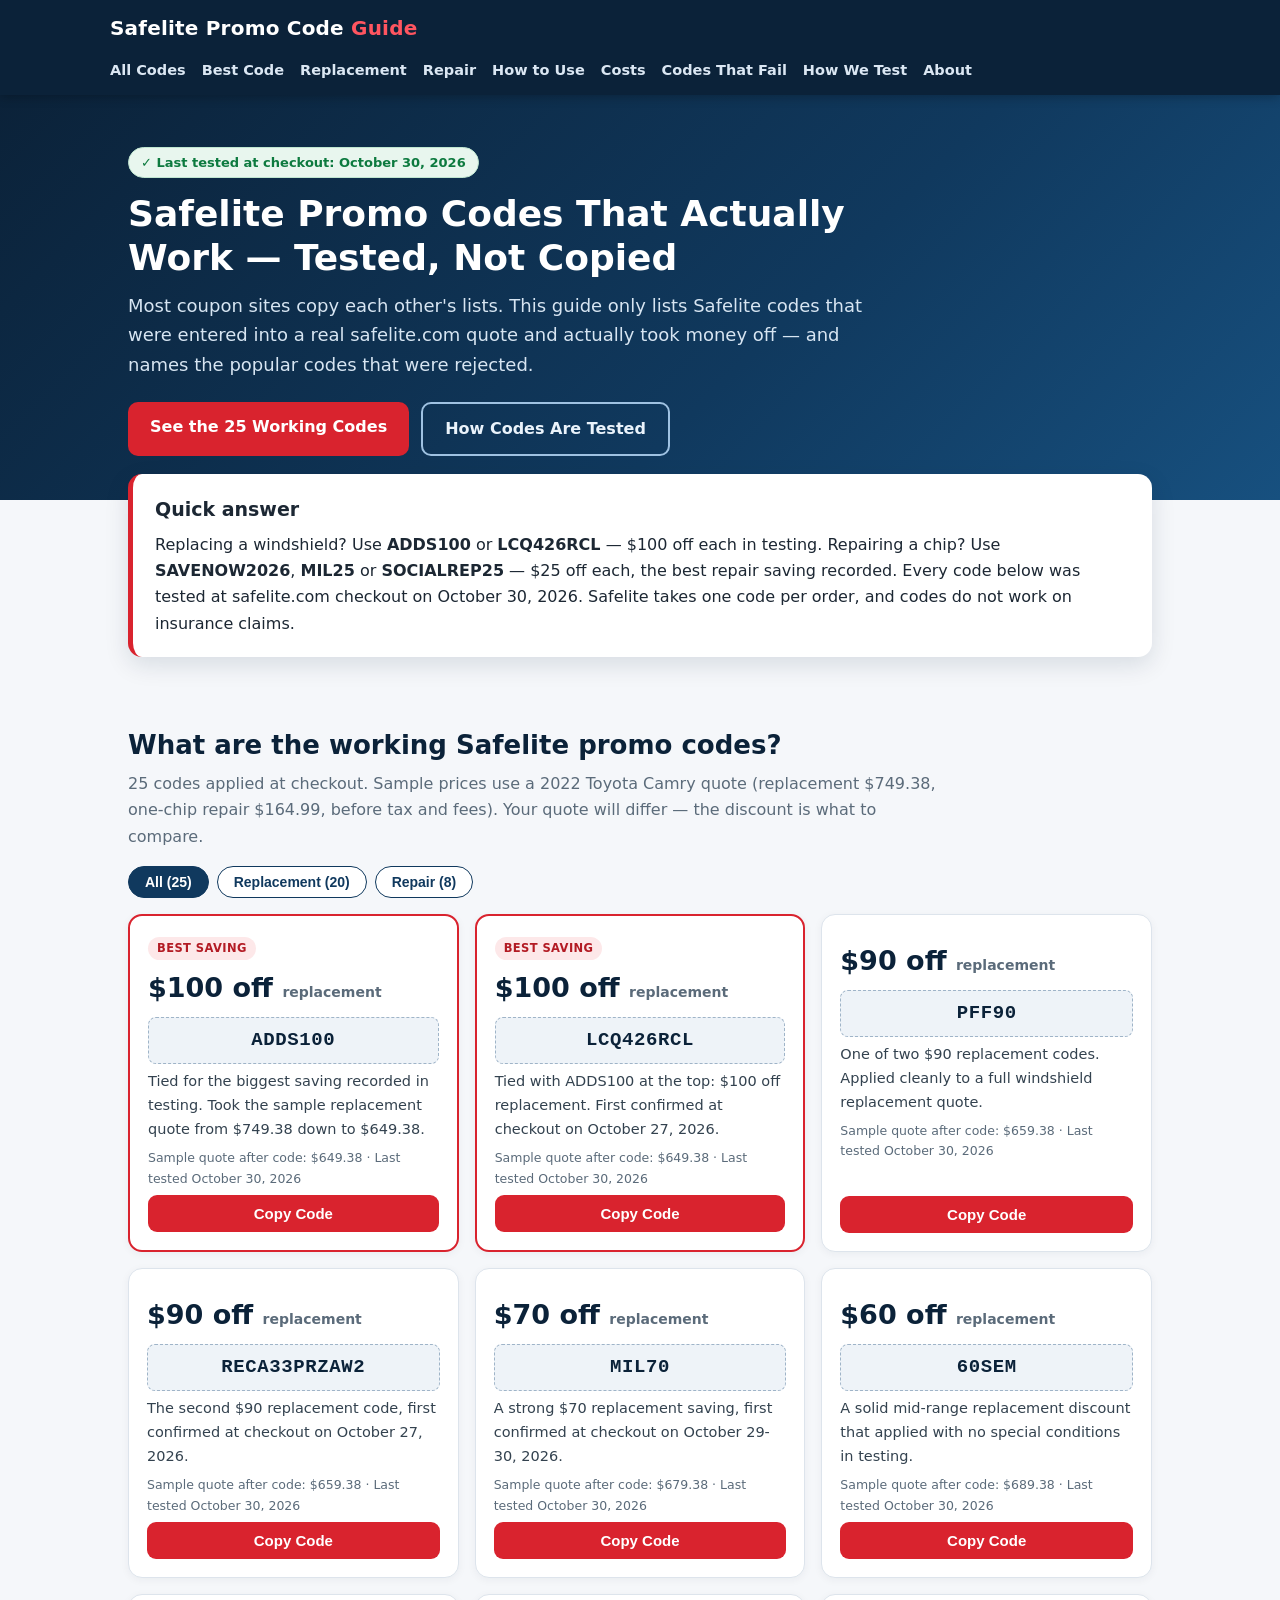
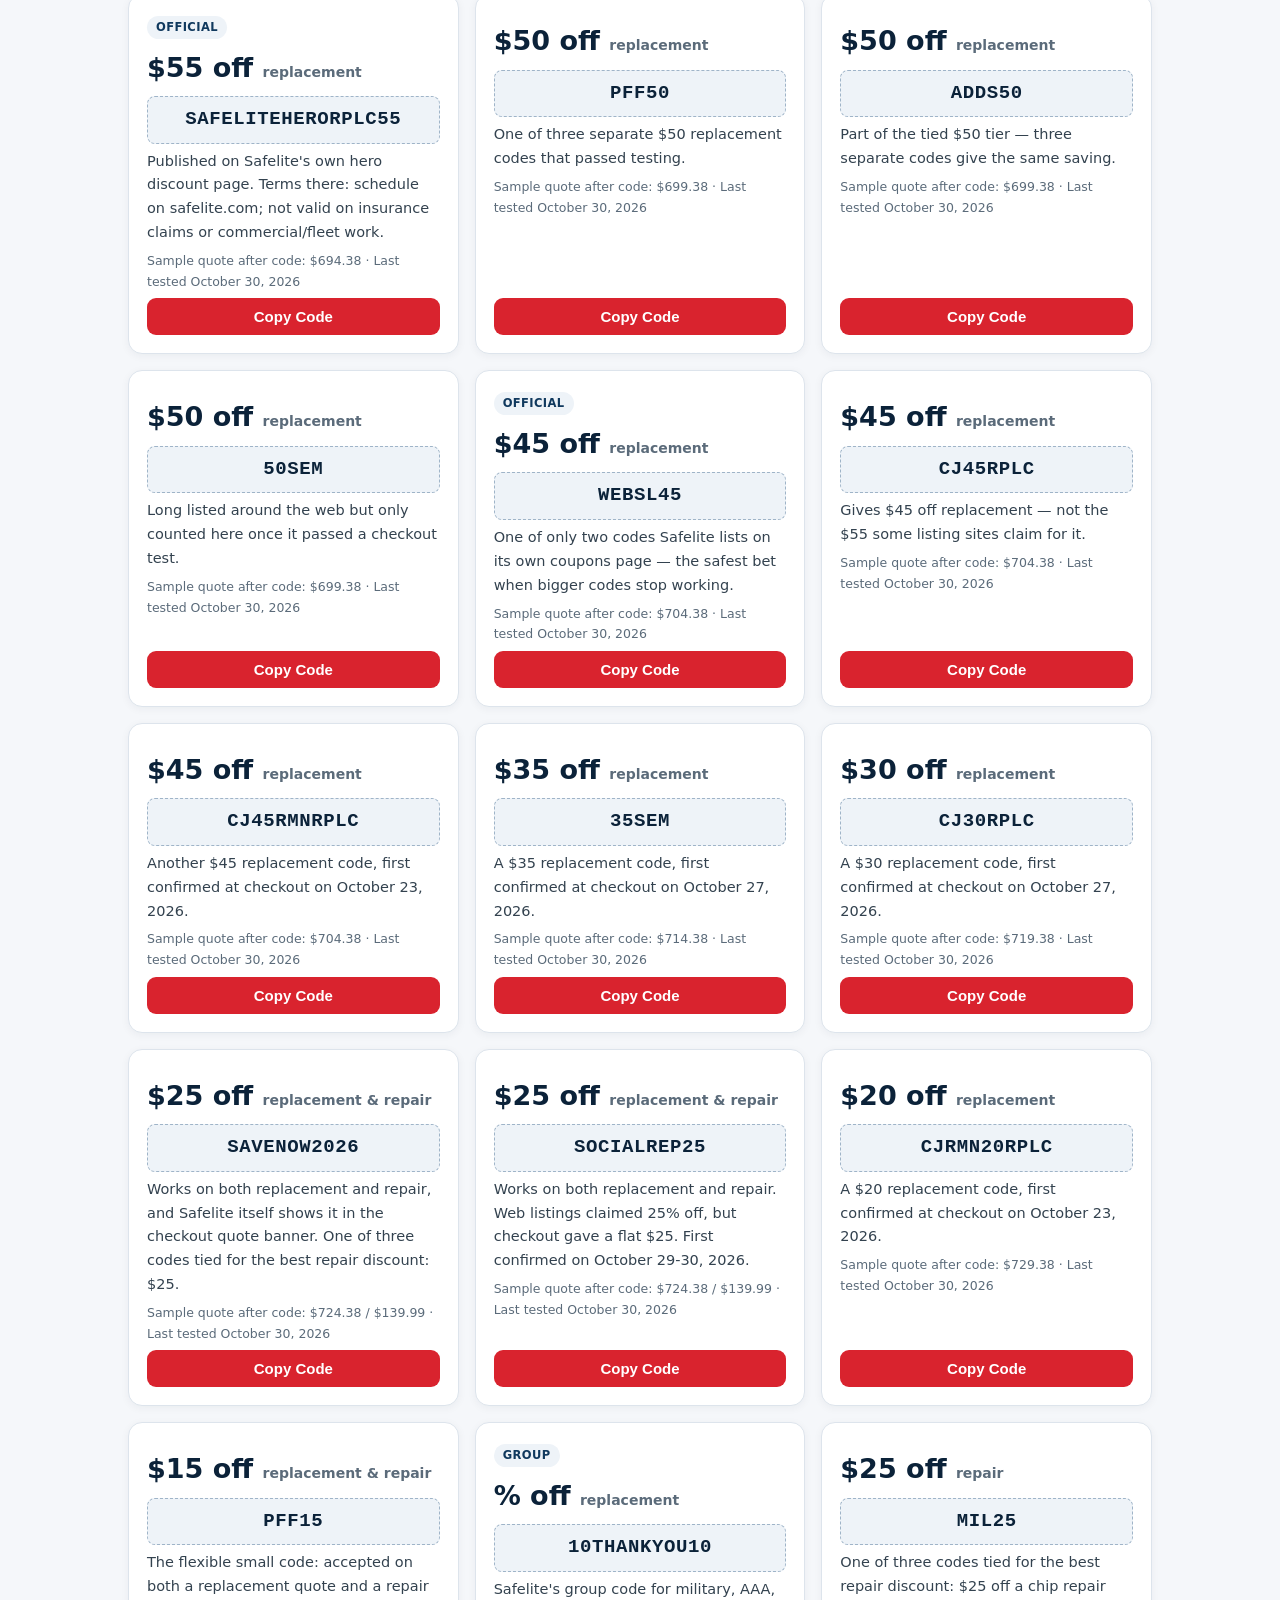
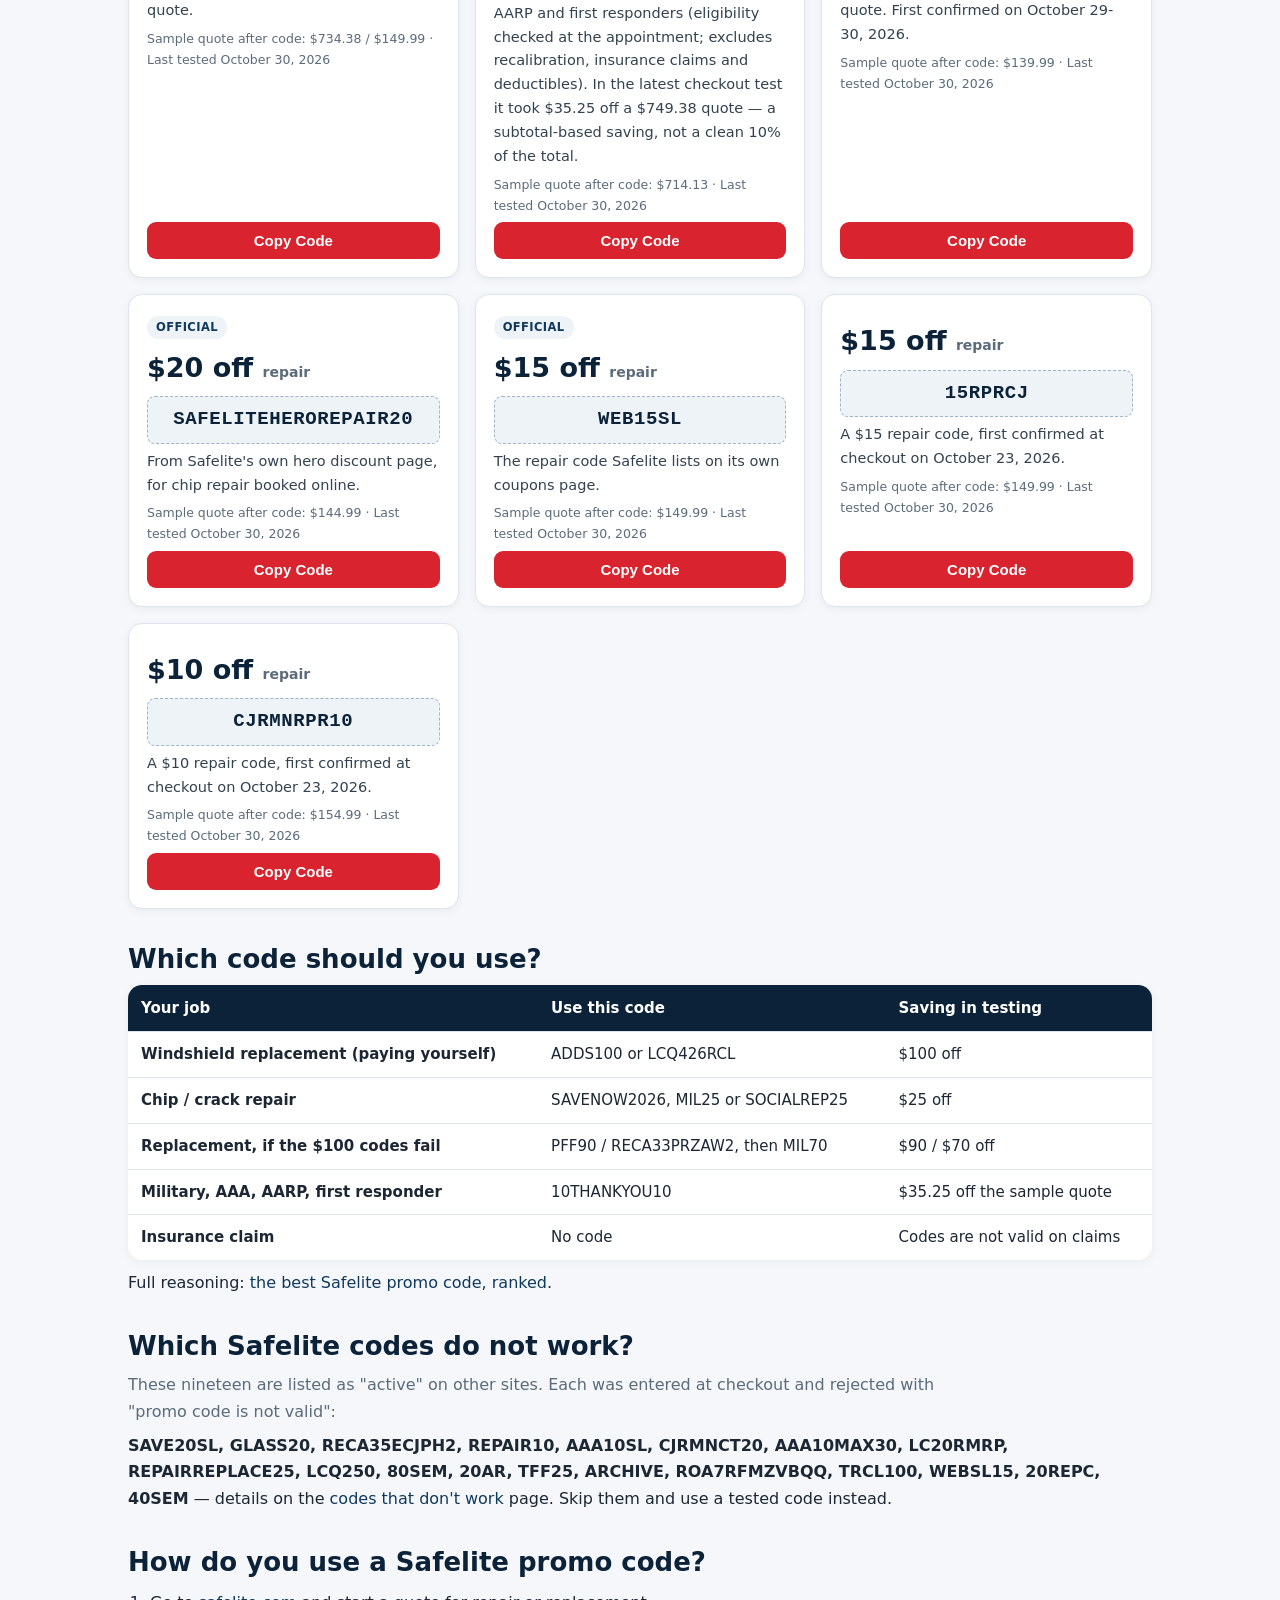
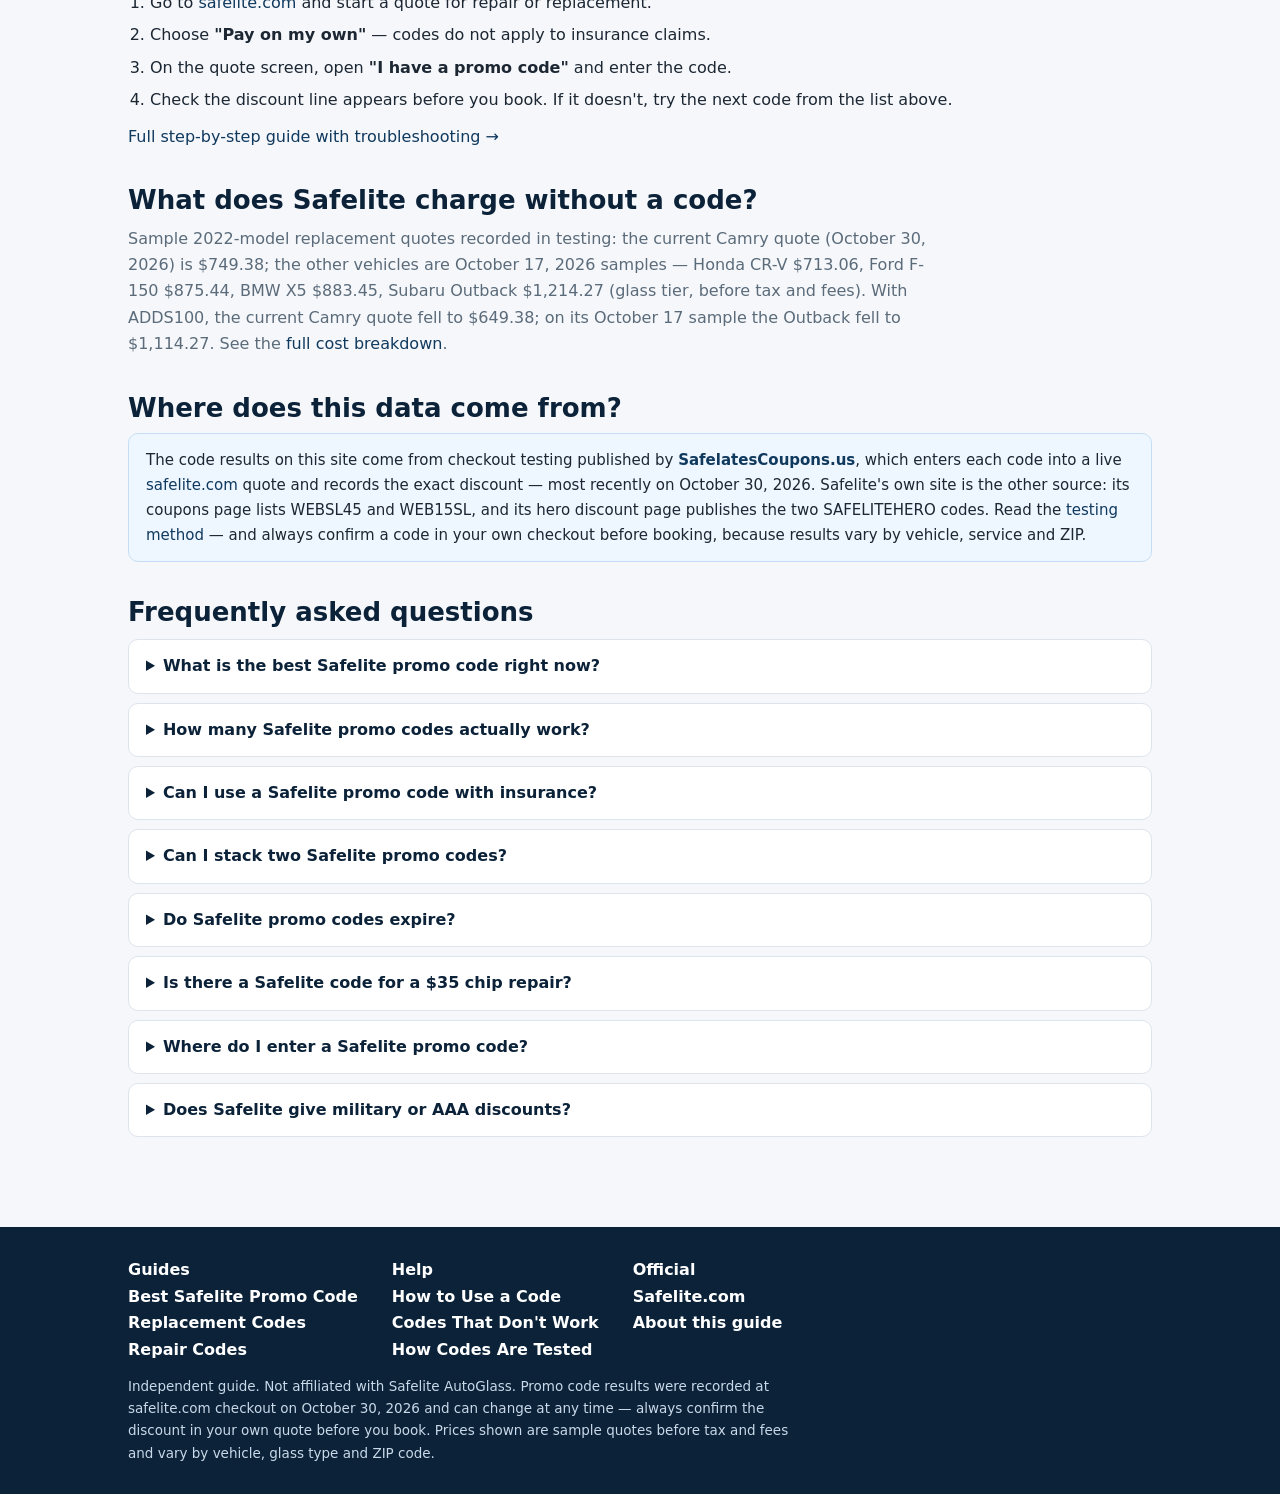
<file: index.html>
<!DOCTYPE html>
<html lang="en"><head><meta charset="UTF-8"><meta name="viewport" content="width=device-width,initial-scale=1">
<meta name="google-site-verification" content="l2F_s1ayDGMliPqfwOe90zq3i9EYdCUq1ISkn2hsu70">
<title>Safelite Promo Code (October 2026): 25 Codes Tested at Checkout — Up to $100 Off</title><meta name="description" content="25 Safelite promo codes tested at safelite.com checkout on October 30, 2026: ADDS100 and LCQ426RCL $100 off replacement, $25 off repair, plus the 19 codes that were rejected.">
<link rel="canonical" href="https://safelitecodesguide.github.io/safelite-promo-code-guide/index.html"><meta property="og:type" content="website">
<meta property="og:title" content="Safelite Promo Code (October 2026): 25 Codes Tested at Checkout — Up to $100 Off"><meta property="og:description" content="25 Safelite promo codes tested at safelite.com checkout on October 30, 2026: ADDS100 and LCQ426RCL $100 off replacement, $25 off repair, plus the 19 codes that were rejected.">
<meta property="og:url" content="https://safelitecodesguide.github.io/safelite-promo-code-guide/index.html"><link rel="stylesheet" href="style.css"><script type="application/ld+json">{"@context": "https://schema.org", "@type": "FAQPage", "mainEntity": [{"@type": "Question", "name": "What is the best Safelite promo code right now?", "acceptedAnswer": {"@type": "Answer", "text": "ADDS100 and LCQ426RCL, tied. Each took $100 off a replacement quote in checkout testing on October 30, 2026 \u2014 the largest saving of the 25 codes that passed. For a chip repair, three codes tie at $25 off: SAVENOW2026, MIL25 and SOCIALREP25."}}, {"@type": "Question", "name": "How many Safelite promo codes actually work?", "acceptedAnswer": {"@type": "Answer", "text": "25 codes applied at safelite.com checkout in the latest test. Nineteen other widely listed codes (including SAVE20SL and AAA10SL) were rejected, so a long list on another site does not mean the codes work."}}, {"@type": "Question", "name": "Can I use a Safelite promo code with insurance?", "acceptedAnswer": {"@type": "Answer", "text": "No. The promo field appears during the insurance flow, but Safelite's offer terms say codes are not valid on insurance claims. Codes apply when you pay on your own and schedule on safelite.com."}}, {"@type": "Question", "name": "Can I stack two Safelite promo codes?", "acceptedAnswer": {"@type": "Answer", "text": "No \u2014 the checkout accepts one code per order. Pick the single biggest code for your job: ADDS100 for replacement, SAVENOW2026 for repair."}}, {"@type": "Question", "name": "Do Safelite promo codes expire?", "acceptedAnswer": {"@type": "Answer", "text": "Safelite does not publish expiry dates for these codes, so this site never prints one. Codes do stop working without notice, which is why they are re-tested at checkout regularly \u2014 the date on every card is the last test date."}}, {"@type": "Question", "name": "Is there a Safelite code for a $35 chip repair?", "acceptedAnswer": {"@type": "Answer", "text": "Safelite advertises a $35 chip-repair deal, but it did not apply automatically in any checkout test through October 30, 2026. A repair code is the reliable route: SAVENOW2026, MIL25 and SOCIALREP25 each took $25 off a $164.99 repair quote."}}, {"@type": "Question", "name": "Where do I enter a Safelite promo code?", "acceptedAnswer": {"@type": "Answer", "text": "During online scheduling at safelite.com, choose 'Pay on my own', get your quote, and use the 'I have a promo code' link before booking. The full walkthrough is on our How to Use page."}}, {"@type": "Question", "name": "Does Safelite give military or AAA discounts?", "acceptedAnswer": {"@type": "Answer", "text": "Yes \u2014 through one code: 10THANKYOU10. Safelite's FAQ names it as the 10% offer for military members, AAA, AARP and first responders. Eligibility is verified at your appointment, and it excludes recalibration, insurance claims and deductibles."}}]}</script></head>
<body><header class="site"><div class="wrap hbar"><a class="logo" href="index.html">Safelite Promo Code <span>Guide</span></a><nav class="main"><a href="index.html">All Codes</a><a href="best-safelite-promo-code.html">Best Code</a><a href="windshield-replacement-promo-codes.html">Replacement</a><a href="windshield-repair-promo-codes.html">Repair</a><a href="how-to-use-safelite-promo-code.html">How to Use</a><a href="safelite-cost.html">Costs</a><a href="safelite-promo-codes-that-dont-work.html">Codes That Fail</a><a href="how-we-test.html">How We Test</a><a href="about.html">About</a></nav></div></header>
<div class="hero"><div class="wrap"><span class="badge">&#10003; Last tested at checkout: October 30, 2026</span>
<h1>Safelite Promo Codes That Actually Work — Tested, Not Copied</h1>
<p class="lede">Most coupon sites copy each other's lists. This guide only lists Safelite codes that were entered into a real safelite.com quote and actually took money off — and names the popular codes that were rejected.</p>
<div class="cta"><a class="btn" href="#codes">See the 25 Working Codes</a><a class="btn ghost" href="how-we-test.html">How Codes Are Tested</a></div></div></div>
<div class="wrap"><div class="quick"><h2>Quick answer</h2>
<p>Replacing a windshield? Use <strong>ADDS100</strong> or <strong>LCQ426RCL</strong> — $100 off each in testing. Repairing a chip? Use <strong>SAVENOW2026</strong>, <strong>MIL25</strong> or <strong>SOCIALREP25</strong> — $25 off each, the best repair saving recorded. Every code below was tested at safelite.com checkout on October 30, 2026. Safelite takes one code per order, and codes do not work on insurance claims.</p></div>
<main>
<section id="codes"><h2 class="sec">What are the working Safelite promo codes?</h2>
<p class="sub">25 codes applied at checkout. Sample prices use a 2022 Toyota Camry quote (replacement $749.38, one-chip repair $164.99, before tax and fees). Your quote will differ — the discount is what to compare.</p>
<div class="filters"><button class="active" onclick="filt(this,'all')">All (25)</button><button onclick="filt(this,'replacement')">Replacement (20)</button><button onclick="filt(this,'repair')">Repair (8)</button></div>
<div class="grid"><div class="card best" data-kind="replacement"><div><span class="tag best">Best saving</span></div>
<div class="amt">$100 off <small>replacement</small></div>
<code>ADDS100</code><p>Tied for the biggest saving recorded in testing. Took the sample replacement quote from $749.38 down to $649.38.</p><p class="meta">Sample quote after code: $649.38 &middot; Last tested October 30, 2026</p>
<button class="copy" onclick="copyCode(this,'ADDS100')">Copy Code</button></div>
<div class="card best" data-kind="replacement"><div><span class="tag best">Best saving</span></div>
<div class="amt">$100 off <small>replacement</small></div>
<code>LCQ426RCL</code><p>Tied with ADDS100 at the top: $100 off replacement. First confirmed at checkout on October 27, 2026.</p><p class="meta">Sample quote after code: $649.38 &middot; Last tested October 30, 2026</p>
<button class="copy" onclick="copyCode(this,'LCQ426RCL')">Copy Code</button></div>
<div class="card" data-kind="replacement"><div></div>
<div class="amt">$90 off <small>replacement</small></div>
<code>PFF90</code><p>One of two $90 replacement codes. Applied cleanly to a full windshield replacement quote.</p><p class="meta">Sample quote after code: $659.38 &middot; Last tested October 30, 2026</p>
<button class="copy" onclick="copyCode(this,'PFF90')">Copy Code</button></div>
<div class="card" data-kind="replacement"><div></div>
<div class="amt">$90 off <small>replacement</small></div>
<code>RECA33PRZAW2</code><p>The second $90 replacement code, first confirmed at checkout on October 27, 2026.</p><p class="meta">Sample quote after code: $659.38 &middot; Last tested October 30, 2026</p>
<button class="copy" onclick="copyCode(this,'RECA33PRZAW2')">Copy Code</button></div>
<div class="card" data-kind="replacement"><div></div>
<div class="amt">$70 off <small>replacement</small></div>
<code>MIL70</code><p>A strong $70 replacement saving, first confirmed at checkout on October 29-30, 2026.</p><p class="meta">Sample quote after code: $679.38 &middot; Last tested October 30, 2026</p>
<button class="copy" onclick="copyCode(this,'MIL70')">Copy Code</button></div>
<div class="card" data-kind="replacement"><div></div>
<div class="amt">$60 off <small>replacement</small></div>
<code>60SEM</code><p>A solid mid-range replacement discount that applied with no special conditions in testing.</p><p class="meta">Sample quote after code: $689.38 &middot; Last tested October 30, 2026</p>
<button class="copy" onclick="copyCode(this,'60SEM')">Copy Code</button></div>
<div class="card" data-kind="replacement"><div><span class="tag">official</span></div>
<div class="amt">$55 off <small>replacement</small></div>
<code>SAFELITEHERORPLC55</code><p>Published on Safelite's own hero discount page. Terms there: schedule on safelite.com; not valid on insurance claims or commercial/fleet work.</p><p class="meta">Sample quote after code: $694.38 &middot; Last tested October 30, 2026</p>
<button class="copy" onclick="copyCode(this,'SAFELITEHERORPLC55')">Copy Code</button></div>
<div class="card" data-kind="replacement"><div></div>
<div class="amt">$50 off <small>replacement</small></div>
<code>PFF50</code><p>One of three separate $50 replacement codes that passed testing.</p><p class="meta">Sample quote after code: $699.38 &middot; Last tested October 30, 2026</p>
<button class="copy" onclick="copyCode(this,'PFF50')">Copy Code</button></div>
<div class="card" data-kind="replacement"><div></div>
<div class="amt">$50 off <small>replacement</small></div>
<code>ADDS50</code><p>Part of the tied $50 tier — three separate codes give the same saving.</p><p class="meta">Sample quote after code: $699.38 &middot; Last tested October 30, 2026</p>
<button class="copy" onclick="copyCode(this,'ADDS50')">Copy Code</button></div>
<div class="card" data-kind="replacement"><div></div>
<div class="amt">$50 off <small>replacement</small></div>
<code>50SEM</code><p>Long listed around the web but only counted here once it passed a checkout test.</p><p class="meta">Sample quote after code: $699.38 &middot; Last tested October 30, 2026</p>
<button class="copy" onclick="copyCode(this,'50SEM')">Copy Code</button></div>
<div class="card" data-kind="replacement"><div><span class="tag">official</span></div>
<div class="amt">$45 off <small>replacement</small></div>
<code>WEBSL45</code><p>One of only two codes Safelite lists on its own coupons page — the safest bet when bigger codes stop working.</p><p class="meta">Sample quote after code: $704.38 &middot; Last tested October 30, 2026</p>
<button class="copy" onclick="copyCode(this,'WEBSL45')">Copy Code</button></div>
<div class="card" data-kind="replacement"><div></div>
<div class="amt">$45 off <small>replacement</small></div>
<code>CJ45RPLC</code><p>Gives $45 off replacement — not the $55 some listing sites claim for it.</p><p class="meta">Sample quote after code: $704.38 &middot; Last tested October 30, 2026</p>
<button class="copy" onclick="copyCode(this,'CJ45RPLC')">Copy Code</button></div>
<div class="card" data-kind="replacement"><div></div>
<div class="amt">$45 off <small>replacement</small></div>
<code>CJ45RMNRPLC</code><p>Another $45 replacement code, first confirmed at checkout on October 23, 2026.</p><p class="meta">Sample quote after code: $704.38 &middot; Last tested October 30, 2026</p>
<button class="copy" onclick="copyCode(this,'CJ45RMNRPLC')">Copy Code</button></div>
<div class="card" data-kind="replacement"><div></div>
<div class="amt">$35 off <small>replacement</small></div>
<code>35SEM</code><p>A $35 replacement code, first confirmed at checkout on October 27, 2026.</p><p class="meta">Sample quote after code: $714.38 &middot; Last tested October 30, 2026</p>
<button class="copy" onclick="copyCode(this,'35SEM')">Copy Code</button></div>
<div class="card" data-kind="replacement"><div></div>
<div class="amt">$30 off <small>replacement</small></div>
<code>CJ30RPLC</code><p>A $30 replacement code, first confirmed at checkout on October 27, 2026.</p><p class="meta">Sample quote after code: $719.38 &middot; Last tested October 30, 2026</p>
<button class="copy" onclick="copyCode(this,'CJ30RPLC')">Copy Code</button></div>
<div class="card" data-kind="replacement repair"><div></div>
<div class="amt">$25 off <small>replacement &amp; repair</small></div>
<code>SAVENOW2026</code><p>Works on both replacement and repair, and Safelite itself shows it in the checkout quote banner. One of three codes tied for the best repair discount: $25.</p><p class="meta">Sample quote after code: $724.38 / $139.99 &middot; Last tested October 30, 2026</p>
<button class="copy" onclick="copyCode(this,'SAVENOW2026')">Copy Code</button></div>
<div class="card" data-kind="replacement repair"><div></div>
<div class="amt">$25 off <small>replacement &amp; repair</small></div>
<code>SOCIALREP25</code><p>Works on both replacement and repair. Web listings claimed 25% off, but checkout gave a flat $25. First confirmed on October 29-30, 2026.</p><p class="meta">Sample quote after code: $724.38 / $139.99 &middot; Last tested October 30, 2026</p>
<button class="copy" onclick="copyCode(this,'SOCIALREP25')">Copy Code</button></div>
<div class="card" data-kind="replacement"><div></div>
<div class="amt">$20 off <small>replacement</small></div>
<code>CJRMN20RPLC</code><p>A $20 replacement code, first confirmed at checkout on October 23, 2026.</p><p class="meta">Sample quote after code: $729.38 &middot; Last tested October 30, 2026</p>
<button class="copy" onclick="copyCode(this,'CJRMN20RPLC')">Copy Code</button></div>
<div class="card" data-kind="replacement repair"><div></div>
<div class="amt">$15 off <small>replacement &amp; repair</small></div>
<code>PFF15</code><p>The flexible small code: accepted on both a replacement quote and a repair quote.</p><p class="meta">Sample quote after code: $734.38 / $149.99 &middot; Last tested October 30, 2026</p>
<button class="copy" onclick="copyCode(this,'PFF15')">Copy Code</button></div>
<div class="card" data-kind="replacement"><div><span class="tag">group</span></div>
<div class="amt">% off <small>replacement</small></div>
<code>10THANKYOU10</code><p>Safelite's group code for military, AAA, AARP and first responders (eligibility checked at the appointment; excludes recalibration, insurance claims and deductibles). In the latest checkout test it took $35.25 off a $749.38 quote — a subtotal-based saving, not a clean 10% of the total.</p><p class="meta">Sample quote after code: $714.13 &middot; Last tested October 30, 2026</p>
<button class="copy" onclick="copyCode(this,'10THANKYOU10')">Copy Code</button></div>
<div class="card" data-kind="repair"><div></div>
<div class="amt">$25 off <small>repair</small></div>
<code>MIL25</code><p>One of three codes tied for the best repair discount: $25 off a chip repair quote. First confirmed on October 29-30, 2026.</p><p class="meta">Sample quote after code: $139.99 &middot; Last tested October 30, 2026</p>
<button class="copy" onclick="copyCode(this,'MIL25')">Copy Code</button></div>
<div class="card" data-kind="repair"><div><span class="tag">official</span></div>
<div class="amt">$20 off <small>repair</small></div>
<code>SAFELITEHEROREPAIR20</code><p>From Safelite's own hero discount page, for chip repair booked online.</p><p class="meta">Sample quote after code: $144.99 &middot; Last tested October 30, 2026</p>
<button class="copy" onclick="copyCode(this,'SAFELITEHEROREPAIR20')">Copy Code</button></div>
<div class="card" data-kind="repair"><div><span class="tag">official</span></div>
<div class="amt">$15 off <small>repair</small></div>
<code>WEB15SL</code><p>The repair code Safelite lists on its own coupons page.</p><p class="meta">Sample quote after code: $149.99 &middot; Last tested October 30, 2026</p>
<button class="copy" onclick="copyCode(this,'WEB15SL')">Copy Code</button></div>
<div class="card" data-kind="repair"><div></div>
<div class="amt">$15 off <small>repair</small></div>
<code>15RPRCJ</code><p>A $15 repair code, first confirmed at checkout on October 23, 2026.</p><p class="meta">Sample quote after code: $149.99 &middot; Last tested October 30, 2026</p>
<button class="copy" onclick="copyCode(this,'15RPRCJ')">Copy Code</button></div>
<div class="card" data-kind="repair"><div></div>
<div class="amt">$10 off <small>repair</small></div>
<code>CJRMNRPR10</code><p>A $10 repair code, first confirmed at checkout on October 23, 2026.</p><p class="meta">Sample quote after code: $154.99 &middot; Last tested October 30, 2026</p>
<button class="copy" onclick="copyCode(this,'CJRMNRPR10')">Copy Code</button></div></div></section>

<section><h2 class="sec">Which code should you use?</h2>
<table><tr><th>Your job</th><th>Use this code</th><th>Saving in testing</th></tr>
<tr><td>Windshield replacement (paying yourself)</td><td>ADDS100 or LCQ426RCL</td><td>$100 off</td></tr>
<tr><td>Chip / crack repair</td><td>SAVENOW2026, MIL25 or SOCIALREP25</td><td>$25 off</td></tr>
<tr><td>Replacement, if the $100 codes fail</td><td>PFF90 / RECA33PRZAW2, then MIL70</td><td>$90 / $70 off</td></tr>
<tr><td>Military, AAA, AARP, first responder</td><td>10THANKYOU10</td><td>$35.25 off the sample quote</td></tr>
<tr><td>Insurance claim</td><td>No code</td><td>Codes are not valid on claims</td></tr></table>
<p style="margin-top:10px">Full reasoning: <a href="best-safelite-promo-code.html">the best Safelite promo code, ranked</a>.</p></section>

<section><h2 class="sec">Which Safelite codes do not work?</h2>
<p class="sub">These nineteen are listed as "active" on other sites. Each was entered at checkout and rejected with "promo code is not valid":</p>
<p style="margin-top:8px"><strong>SAVE20SL, GLASS20, RECA35ECJPH2, REPAIR10, AAA10SL, CJRMNCT20, AAA10MAX30, LC20RMRP, REPAIRREPLACE25, LCQ250, 80SEM, 20AR, TFF25, ARCHIVE, ROA7RFMZVBQQ, TRCL100, WEBSL15, 20REPC, 40SEM</strong> — details on the <a href="safelite-promo-codes-that-dont-work.html">codes that don't work</a> page. Skip them and use a tested code instead.</p></section>

<section><h2 class="sec">How do you use a Safelite promo code?</h2>
<ol class="steps"><li>Go to <a href="https://www.safelite.com" rel="nofollow noopener" target="_blank">safelite.com</a> and start a quote for repair or replacement.</li>
<li>Choose <strong>"Pay on my own"</strong> — codes do not apply to insurance claims.</li>
<li>On the quote screen, open <strong>"I have a promo code"</strong> and enter the code.</li>
<li>Check the discount line appears before you book. If it doesn't, try the next code from the list above.</li></ol>
<p><a href="how-to-use-safelite-promo-code.html">Full step-by-step guide with troubleshooting &rarr;</a></p></section>

<section><h2 class="sec">What does Safelite charge without a code?</h2>
<p class="sub">Sample 2022-model replacement quotes recorded in testing: the current Camry quote (October 30, 2026) is $749.38; the other vehicles are October 17, 2026 samples — Honda CR-V $713.06, Ford F-150 $875.44, BMW X5 $883.45, Subaru Outback $1,214.27 (glass tier, before tax and fees). With ADDS100, the current Camry quote fell to $649.38; on its October 17 sample the Outback fell to $1,114.27. See the <a href="safelite-cost.html">full cost breakdown</a>.</p></section>

<section><h2 class="sec">Where does this data come from?</h2>
<div class="src">The code results on this site come from checkout testing published by <a href="https://safelatescoupons.us" target="_blank"><strong>SafelatesCoupons.us</strong></a>, which enters each code into a live <a href="https://www.safelite.com" rel="nofollow noopener" target="_blank">safelite.com</a> quote and records the exact discount — most recently on October 30, 2026. Safelite's own site is the other source: its coupons page lists WEBSL45 and WEB15SL, and its hero discount page publishes the two SAFELITEHERO codes. Read the <a href="how-we-test.html">testing method</a> — and always confirm a code in your own checkout before booking, because results vary by vehicle, service and ZIP.</div></section>

<section><h2 class="sec">Frequently asked questions</h2><details><summary>What is the best Safelite promo code right now?</summary><p>ADDS100 and LCQ426RCL, tied. Each took $100 off a replacement quote in checkout testing on October 30, 2026 — the largest saving of the 25 codes that passed. For a chip repair, three codes tie at $25 off: SAVENOW2026, MIL25 and SOCIALREP25.</p></details>
<details><summary>How many Safelite promo codes actually work?</summary><p>25 codes applied at safelite.com checkout in the latest test. Nineteen other widely listed codes (including SAVE20SL and AAA10SL) were rejected, so a long list on another site does not mean the codes work.</p></details>
<details><summary>Can I use a Safelite promo code with insurance?</summary><p>No. The promo field appears during the insurance flow, but Safelite's offer terms say codes are not valid on insurance claims. Codes apply when you pay on your own and schedule on safelite.com.</p></details>
<details><summary>Can I stack two Safelite promo codes?</summary><p>No — the checkout accepts one code per order. Pick the single biggest code for your job: ADDS100 for replacement, SAVENOW2026 for repair.</p></details>
<details><summary>Do Safelite promo codes expire?</summary><p>Safelite does not publish expiry dates for these codes, so this site never prints one. Codes do stop working without notice, which is why they are re-tested at checkout regularly — the date on every card is the last test date.</p></details>
<details><summary>Is there a Safelite code for a $35 chip repair?</summary><p>Safelite advertises a $35 chip-repair deal, but it did not apply automatically in any checkout test through October 30, 2026. A repair code is the reliable route: SAVENOW2026, MIL25 and SOCIALREP25 each took $25 off a $164.99 repair quote.</p></details>
<details><summary>Where do I enter a Safelite promo code?</summary><p>During online scheduling at safelite.com, choose 'Pay on my own', get your quote, and use the 'I have a promo code' link before booking. The full walkthrough is on our How to Use page.</p></details>
<details><summary>Does Safelite give military or AAA discounts?</summary><p>Yes — through one code: 10THANKYOU10. Safelite's FAQ names it as the 10% offer for military members, AAA, AARP and first responders. Eligibility is verified at your appointment, and it excludes recalibration, insurance claims and deductibles.</p></details></section>
</main></div>
<footer class="site"><div class="wrap"><div class="cols">
<div><strong style="color:#fff">Guides</strong><br><a href="best-safelite-promo-code.html">Best Safelite Promo Code</a><br><a href="windshield-replacement-promo-codes.html">Replacement Codes</a><br><a href="windshield-repair-promo-codes.html">Repair Codes</a></div>
<div><strong style="color:#fff">Help</strong><br><a href="how-to-use-safelite-promo-code.html">How to Use a Code</a><br><a href="safelite-promo-codes-that-dont-work.html">Codes That Don't Work</a><br><a href="how-we-test.html">How Codes Are Tested</a></div>
<div><strong style="color:#fff">Official</strong><br><a href="https://www.safelite.com" rel="nofollow noopener" target="_blank">Safelite.com</a><br><a href="about.html">About this guide</a></div>
</div><p>Independent guide. Not affiliated with Safelite AutoGlass. Promo code results were recorded at safelite.com checkout on October 30, 2026 and can change at any time — always confirm the discount in your own quote before you book. Prices shown are sample quotes before tax and fees and vary by vehicle, glass type and ZIP code.</p></div></footer>
<script src="app.js"></script></body></html>
</file>
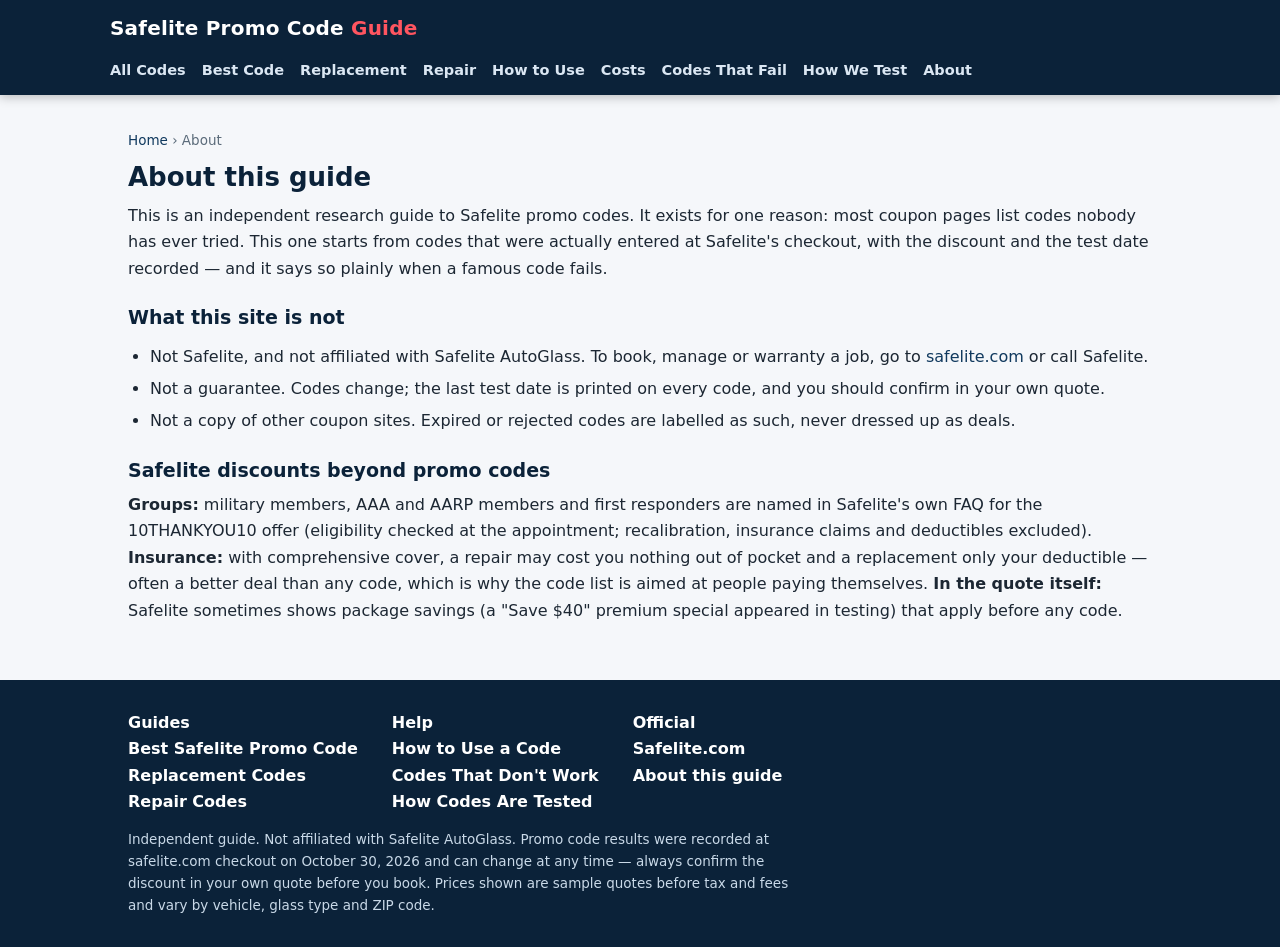
<file: about.html>
<!DOCTYPE html>
<html lang="en"><head><meta charset="UTF-8"><meta name="viewport" content="width=device-width,initial-scale=1">
<meta name="google-site-verification" content="l2F_s1ayDGMliPqfwOe90zq3i9EYdCUq1ISkn2hsu70">
<title>About This Guide — Independent Safelite Promo Code Research</title><meta name="description" content="An independent guide to Safelite promo codes built on checkout-tested data. What we do, what we don't do, and the group discounts Safelite offers.">
<link rel="canonical" href="https://safelitecodesguide.github.io/safelite-promo-code-guide/about.html"><meta property="og:type" content="website">
<meta property="og:title" content="About This Guide — Independent Safelite Promo Code Research"><meta property="og:description" content="An independent guide to Safelite promo codes built on checkout-tested data. What we do, what we don't do, and the group discounts Safelite offers.">
<meta property="og:url" content="https://safelitecodesguide.github.io/safelite-promo-code-guide/about.html"><link rel="stylesheet" href="style.css"></head>
<body><header class="site"><div class="wrap hbar"><a class="logo" href="index.html">Safelite Promo Code <span>Guide</span></a><nav class="main"><a href="index.html">All Codes</a><a href="best-safelite-promo-code.html">Best Code</a><a href="windshield-replacement-promo-codes.html">Replacement</a><a href="windshield-repair-promo-codes.html">Repair</a><a href="how-to-use-safelite-promo-code.html">How to Use</a><a href="safelite-cost.html">Costs</a><a href="safelite-promo-codes-that-dont-work.html">Codes That Fail</a><a href="how-we-test.html">How We Test</a><a href="about.html">About</a></nav></div></header>
<div class="wrap"><main><p class="crumb"><a href="index.html">Home</a> &rsaquo; About</p>
<h2 class="sec">About this guide</h2>
<p>This is an independent research guide to Safelite promo codes. It exists for one reason: most coupon pages list codes nobody has ever tried. This one starts from codes that were actually entered at Safelite's checkout, with the discount and the test date recorded — and it says so plainly when a famous code fails.</p>
<h3>What this site is not</h3>
<ul class="tight"><li>Not Safelite, and not affiliated with Safelite AutoGlass. To book, manage or warranty a job, go to <a href="https://www.safelite.com" rel="nofollow noopener" target="_blank">safelite.com</a> or call Safelite.</li>
<li>Not a guarantee. Codes change; the last test date is printed on every code, and you should confirm in your own quote.</li>
<li>Not a copy of other coupon sites. Expired or rejected codes are labelled as such, never dressed up as deals.</li></ul>
<h3>Safelite discounts beyond promo codes</h3>
<p><strong>Groups:</strong> military members, AAA and AARP members and first responders are named in Safelite's own FAQ for the 10THANKYOU10 offer (eligibility checked at the appointment; recalibration, insurance claims and deductibles excluded). <strong>Insurance:</strong> with comprehensive cover, a repair may cost you nothing out of pocket and a replacement only your deductible — often a better deal than any code, which is why the code list is aimed at people paying themselves. <strong>In the quote itself:</strong> Safelite sometimes shows package savings (a "Save $40" premium special appeared in testing) that apply before any code.</p>
</main></div>
<footer class="site"><div class="wrap"><div class="cols">
<div><strong style="color:#fff">Guides</strong><br><a href="best-safelite-promo-code.html">Best Safelite Promo Code</a><br><a href="windshield-replacement-promo-codes.html">Replacement Codes</a><br><a href="windshield-repair-promo-codes.html">Repair Codes</a></div>
<div><strong style="color:#fff">Help</strong><br><a href="how-to-use-safelite-promo-code.html">How to Use a Code</a><br><a href="safelite-promo-codes-that-dont-work.html">Codes That Don't Work</a><br><a href="how-we-test.html">How Codes Are Tested</a></div>
<div><strong style="color:#fff">Official</strong><br><a href="https://www.safelite.com" rel="nofollow noopener" target="_blank">Safelite.com</a><br><a href="about.html">About this guide</a></div>
</div><p>Independent guide. Not affiliated with Safelite AutoGlass. Promo code results were recorded at safelite.com checkout on October 30, 2026 and can change at any time — always confirm the discount in your own quote before you book. Prices shown are sample quotes before tax and fees and vary by vehicle, glass type and ZIP code.</p></div></footer>
<script src="app.js"></script></body></html>
</file>
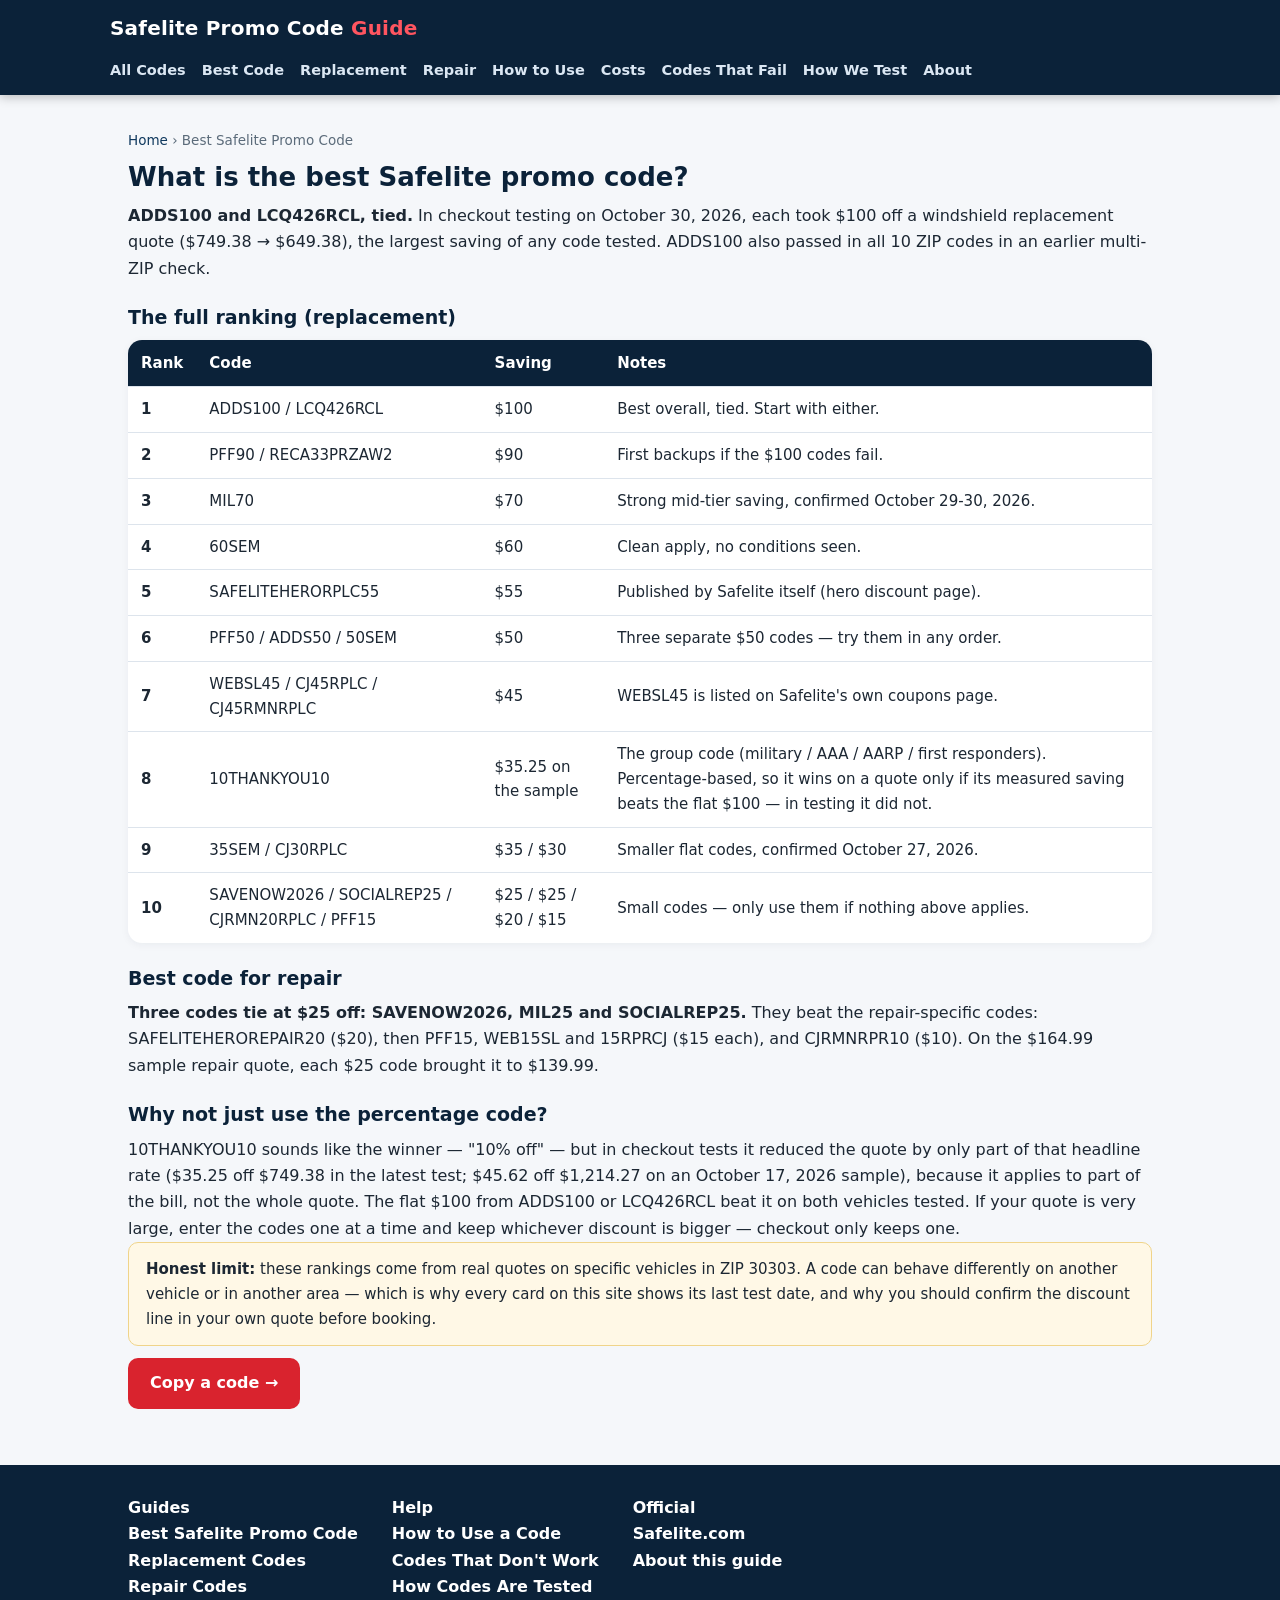
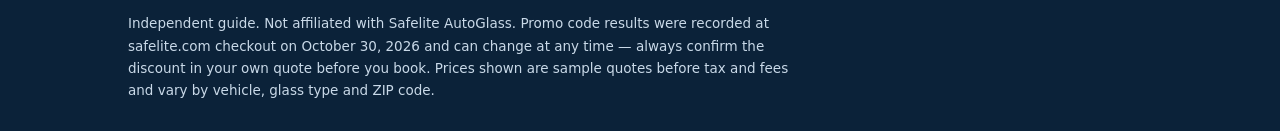
<file: best-safelite-promo-code.html>
<!DOCTYPE html>
<html lang="en"><head><meta charset="UTF-8"><meta name="viewport" content="width=device-width,initial-scale=1">
<meta name="google-site-verification" content="l2F_s1ayDGMliPqfwOe90zq3i9EYdCUq1ISkn2hsu70">
<title>Best Safelite Promo Code: ADDS100 & LCQ426RCL ($100 Off), Ranked by Real Checkout Tests</title><meta name="description" content="ADDS100 and LCQ426RCL tie as the best Safelite promo codes — $100 off replacement in checkout tests. Full ranking of all 25 working codes, best repair codes, and when to use each one.">
<link rel="canonical" href="https://safelitecodesguide.github.io/safelite-promo-code-guide/best-safelite-promo-code.html"><meta property="og:type" content="website">
<meta property="og:title" content="Best Safelite Promo Code: ADDS100 & LCQ426RCL ($100 Off), Ranked by Real Checkout Tests"><meta property="og:description" content="ADDS100 and LCQ426RCL tie as the best Safelite promo codes — $100 off replacement in checkout tests. Full ranking of all 25 working codes, best repair codes, and when to use each one.">
<meta property="og:url" content="https://safelitecodesguide.github.io/safelite-promo-code-guide/best-safelite-promo-code.html"><link rel="stylesheet" href="style.css"></head>
<body><header class="site"><div class="wrap hbar"><a class="logo" href="index.html">Safelite Promo Code <span>Guide</span></a><nav class="main"><a href="index.html">All Codes</a><a href="best-safelite-promo-code.html">Best Code</a><a href="windshield-replacement-promo-codes.html">Replacement</a><a href="windshield-repair-promo-codes.html">Repair</a><a href="how-to-use-safelite-promo-code.html">How to Use</a><a href="safelite-cost.html">Costs</a><a href="safelite-promo-codes-that-dont-work.html">Codes That Fail</a><a href="how-we-test.html">How We Test</a><a href="about.html">About</a></nav></div></header>
<div class="wrap"><main><p class="crumb"><a href="index.html">Home</a> &rsaquo; Best Safelite Promo Code</p>
<h2 class="sec">What is the best Safelite promo code?</h2>
<p><strong>ADDS100 and LCQ426RCL, tied.</strong> In checkout testing on October 30, 2026, each took $100 off a windshield replacement quote ($749.38 &rarr; $649.38), the largest saving of any code tested. ADDS100 also passed in all 10 ZIP codes in an earlier multi-ZIP check.</p>
<h3>The full ranking (replacement)</h3>
<table><tr><th>Rank</th><th>Code</th><th>Saving</th><th>Notes</th></tr>
<tr><td>1</td><td>ADDS100 / LCQ426RCL</td><td>$100</td><td>Best overall, tied. Start with either.</td></tr>
<tr><td>2</td><td>PFF90 / RECA33PRZAW2</td><td>$90</td><td>First backups if the $100 codes fail.</td></tr>
<tr><td>3</td><td>MIL70</td><td>$70</td><td>Strong mid-tier saving, confirmed October 29-30, 2026.</td></tr>
<tr><td>4</td><td>60SEM</td><td>$60</td><td>Clean apply, no conditions seen.</td></tr>
<tr><td>5</td><td>SAFELITEHERORPLC55</td><td>$55</td><td>Published by Safelite itself (hero discount page).</td></tr>
<tr><td>6</td><td>PFF50 / ADDS50 / 50SEM</td><td>$50</td><td>Three separate $50 codes — try them in any order.</td></tr>
<tr><td>7</td><td>WEBSL45 / CJ45RPLC / CJ45RMNRPLC</td><td>$45</td><td>WEBSL45 is listed on Safelite's own coupons page.</td></tr>
<tr><td>8</td><td>10THANKYOU10</td><td>$35.25 on the sample</td><td>The group code (military / AAA / AARP / first responders). Percentage-based, so it wins on a quote only if its measured saving beats the flat $100 — in testing it did not.</td></tr>
<tr><td>9</td><td>35SEM / CJ30RPLC</td><td>$35 / $30</td><td>Smaller flat codes, confirmed October 27, 2026.</td></tr>
<tr><td>10</td><td>SAVENOW2026 / SOCIALREP25 / CJRMN20RPLC / PFF15</td><td>$25 / $25 / $20 / $15</td><td>Small codes — only use them if nothing above applies.</td></tr></table>
<h3>Best code for repair</h3>
<p><strong>Three codes tie at $25 off: SAVENOW2026, MIL25 and SOCIALREP25.</strong> They beat the repair-specific codes: SAFELITEHEROREPAIR20 ($20), then PFF15, WEB15SL and 15RPRCJ ($15 each), and CJRMNRPR10 ($10). On the $164.99 sample repair quote, each $25 code brought it to $139.99.</p>
<h3>Why not just use the percentage code?</h3>
<p>10THANKYOU10 sounds like the winner — "10% off" — but in checkout tests it reduced the quote by only part of that headline rate ($35.25 off $749.38 in the latest test; $45.62 off $1,214.27 on an October 17, 2026 sample), because it applies to part of the bill, not the whole quote. The flat $100 from ADDS100 or LCQ426RCL beat it on both vehicles tested. If your quote is very large, enter the codes one at a time and keep whichever discount is bigger — checkout only keeps one.</p>
<div class="note"><strong>Honest limit:</strong> these rankings come from real quotes on specific vehicles in ZIP 30303. A code can behave differently on another vehicle or in another area — which is why every card on this site shows its last test date, and why you should confirm the discount line in your own quote before booking.</div>
<p style="margin-top:12px"><a class="btn" href="index.html#codes">Copy a code &rarr;</a></p>
</main></div>
<footer class="site"><div class="wrap"><div class="cols">
<div><strong style="color:#fff">Guides</strong><br><a href="best-safelite-promo-code.html">Best Safelite Promo Code</a><br><a href="windshield-replacement-promo-codes.html">Replacement Codes</a><br><a href="windshield-repair-promo-codes.html">Repair Codes</a></div>
<div><strong style="color:#fff">Help</strong><br><a href="how-to-use-safelite-promo-code.html">How to Use a Code</a><br><a href="safelite-promo-codes-that-dont-work.html">Codes That Don't Work</a><br><a href="how-we-test.html">How Codes Are Tested</a></div>
<div><strong style="color:#fff">Official</strong><br><a href="https://www.safelite.com" rel="nofollow noopener" target="_blank">Safelite.com</a><br><a href="about.html">About this guide</a></div>
</div><p>Independent guide. Not affiliated with Safelite AutoGlass. Promo code results were recorded at safelite.com checkout on October 30, 2026 and can change at any time — always confirm the discount in your own quote before you book. Prices shown are sample quotes before tax and fees and vary by vehicle, glass type and ZIP code.</p></div></footer>
<script src="app.js"></script></body></html>
</file>
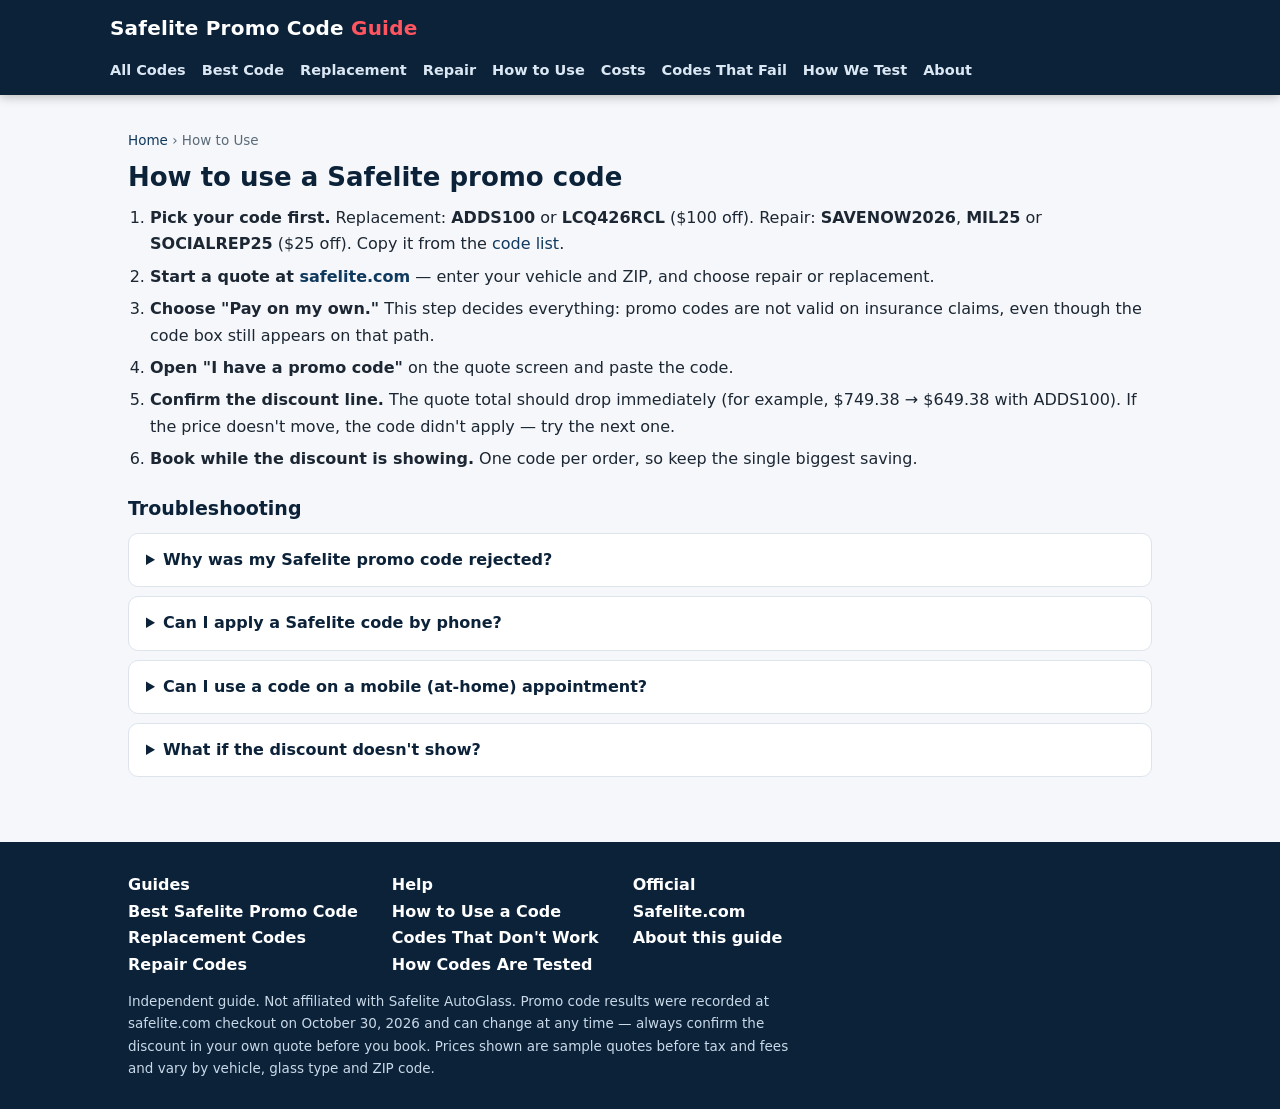
<file: how-to-use-safelite-promo-code.html>
<!DOCTYPE html>
<html lang="en"><head><meta charset="UTF-8"><meta name="viewport" content="width=device-width,initial-scale=1">
<meta name="google-site-verification" content="l2F_s1ayDGMliPqfwOe90zq3i9EYdCUq1ISkn2hsu70">
<title>How to Use a Safelite Promo Code: Step-by-Step (and What to Do If It Fails)</title><meta name="description" content="Enter a Safelite promo code the right way: choose Pay on my own, open 'I have a promo code' at checkout, and confirm the discount before booking. Troubleshooting included.">
<link rel="canonical" href="https://safelitecodesguide.github.io/safelite-promo-code-guide/how-to-use-safelite-promo-code.html"><meta property="og:type" content="website">
<meta property="og:title" content="How to Use a Safelite Promo Code: Step-by-Step (and What to Do If It Fails)"><meta property="og:description" content="Enter a Safelite promo code the right way: choose Pay on my own, open 'I have a promo code' at checkout, and confirm the discount before booking. Troubleshooting included.">
<meta property="og:url" content="https://safelitecodesguide.github.io/safelite-promo-code-guide/how-to-use-safelite-promo-code.html"><link rel="stylesheet" href="style.css"></head>
<body><header class="site"><div class="wrap hbar"><a class="logo" href="index.html">Safelite Promo Code <span>Guide</span></a><nav class="main"><a href="index.html">All Codes</a><a href="best-safelite-promo-code.html">Best Code</a><a href="windshield-replacement-promo-codes.html">Replacement</a><a href="windshield-repair-promo-codes.html">Repair</a><a href="how-to-use-safelite-promo-code.html">How to Use</a><a href="safelite-cost.html">Costs</a><a href="safelite-promo-codes-that-dont-work.html">Codes That Fail</a><a href="how-we-test.html">How We Test</a><a href="about.html">About</a></nav></div></header>
<div class="wrap"><main><p class="crumb"><a href="index.html">Home</a> &rsaquo; How to Use</p>
<h2 class="sec">How to use a Safelite promo code</h2>
<ol class="steps"><li><strong>Pick your code first.</strong> Replacement: <strong>ADDS100</strong> or <strong>LCQ426RCL</strong> ($100 off). Repair: <strong>SAVENOW2026</strong>, <strong>MIL25</strong> or <strong>SOCIALREP25</strong> ($25 off). Copy it from the <a href="index.html#codes">code list</a>.</li>
<li><strong>Start a quote at <a href="https://www.safelite.com" rel="nofollow noopener" target="_blank">safelite.com</a></strong> — enter your vehicle and ZIP, and choose repair or replacement.</li>
<li><strong>Choose "Pay on my own."</strong> This step decides everything: promo codes are not valid on insurance claims, even though the code box still appears on that path.</li>
<li><strong>Open "I have a promo code"</strong> on the quote screen and paste the code.</li>
<li><strong>Confirm the discount line.</strong> The quote total should drop immediately (for example, $749.38 &rarr; $649.38 with ADDS100). If the price doesn't move, the code didn't apply — try the next one.</li>
<li><strong>Book while the discount is showing.</strong> One code per order, so keep the single biggest saving.</li></ol>
<h3>Troubleshooting</h3><details><summary>Why was my Safelite promo code rejected?</summary><p>Either the code has stopped working (nineteen popular codes, including SAVE20SL and AAA10SL, were rejected in testing), it doesn't fit your service, or you're on the insurance path, where codes are not valid. Switch to 'Pay on my own' and try the next tested code.</p></details>
<details><summary>Can I apply a Safelite code by phone?</summary><p>Safelite's offers say they are valid when scheduling on safelite.com, and no official page says phone bookings can apply codes. Book online to be safe.</p></details>
<details><summary>Can I use a code on a mobile (at-home) appointment?</summary><p>The codes apply to appointments scheduled on safelite.com. In testing they were applied to standard online quotes; check your own quote shows the discount line before confirming.</p></details>
<details><summary>What if the discount doesn't show?</summary><p>Don't book and hope. Remove the code, try the next one from the tested list, and only confirm once the price drops on screen.</p></details>
</main></div>
<footer class="site"><div class="wrap"><div class="cols">
<div><strong style="color:#fff">Guides</strong><br><a href="best-safelite-promo-code.html">Best Safelite Promo Code</a><br><a href="windshield-replacement-promo-codes.html">Replacement Codes</a><br><a href="windshield-repair-promo-codes.html">Repair Codes</a></div>
<div><strong style="color:#fff">Help</strong><br><a href="how-to-use-safelite-promo-code.html">How to Use a Code</a><br><a href="safelite-promo-codes-that-dont-work.html">Codes That Don't Work</a><br><a href="how-we-test.html">How Codes Are Tested</a></div>
<div><strong style="color:#fff">Official</strong><br><a href="https://www.safelite.com" rel="nofollow noopener" target="_blank">Safelite.com</a><br><a href="about.html">About this guide</a></div>
</div><p>Independent guide. Not affiliated with Safelite AutoGlass. Promo code results were recorded at safelite.com checkout on October 30, 2026 and can change at any time — always confirm the discount in your own quote before you book. Prices shown are sample quotes before tax and fees and vary by vehicle, glass type and ZIP code.</p></div></footer>
<script src="app.js"></script></body></html>
</file>
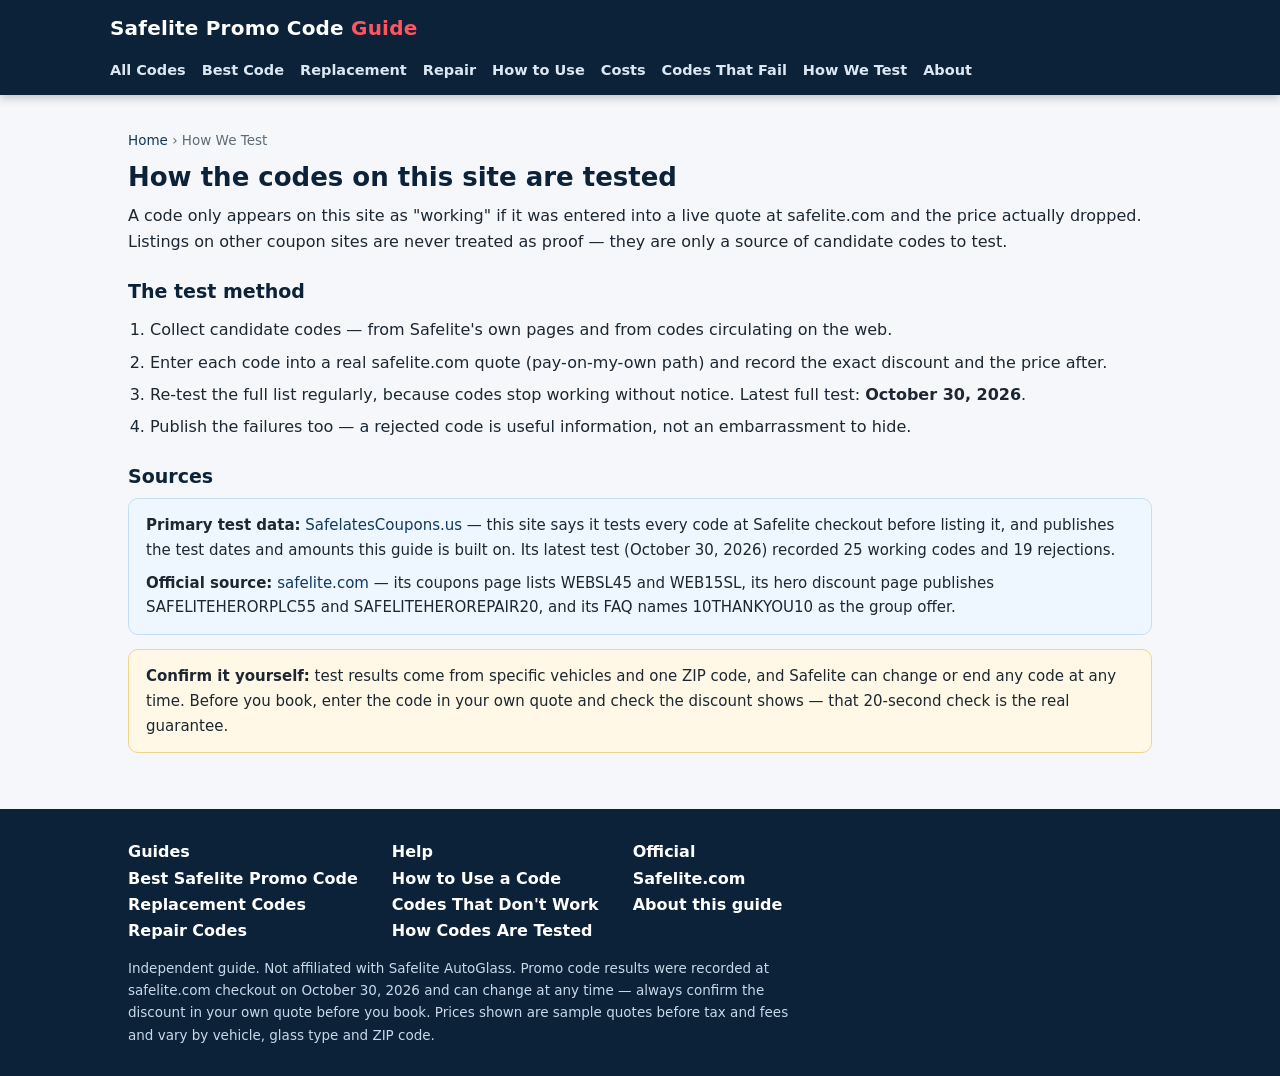
<file: how-we-test.html>
<!DOCTYPE html>
<html lang="en"><head><meta charset="UTF-8"><meta name="viewport" content="width=device-width,initial-scale=1">
<meta name="google-site-verification" content="l2F_s1ayDGMliPqfwOe90zq3i9EYdCUq1ISkn2hsu70">
<title>How Safelite Promo Codes Are Tested: Checkout Method & Sources</title><meta name="description" content="The method behind this guide: every code is entered into a live safelite.com quote, the discount is recorded, and failures are published too. Sources cited.">
<link rel="canonical" href="https://safelitecodesguide.github.io/safelite-promo-code-guide/how-we-test.html"><meta property="og:type" content="website">
<meta property="og:title" content="How Safelite Promo Codes Are Tested: Checkout Method & Sources"><meta property="og:description" content="The method behind this guide: every code is entered into a live safelite.com quote, the discount is recorded, and failures are published too. Sources cited.">
<meta property="og:url" content="https://safelitecodesguide.github.io/safelite-promo-code-guide/how-we-test.html"><link rel="stylesheet" href="style.css"></head>
<body><header class="site"><div class="wrap hbar"><a class="logo" href="index.html">Safelite Promo Code <span>Guide</span></a><nav class="main"><a href="index.html">All Codes</a><a href="best-safelite-promo-code.html">Best Code</a><a href="windshield-replacement-promo-codes.html">Replacement</a><a href="windshield-repair-promo-codes.html">Repair</a><a href="how-to-use-safelite-promo-code.html">How to Use</a><a href="safelite-cost.html">Costs</a><a href="safelite-promo-codes-that-dont-work.html">Codes That Fail</a><a href="how-we-test.html">How We Test</a><a href="about.html">About</a></nav></div></header>
<div class="wrap"><main><p class="crumb"><a href="index.html">Home</a> &rsaquo; How We Test</p>
<h2 class="sec">How the codes on this site are tested</h2>
<p>A code only appears on this site as "working" if it was entered into a live quote at safelite.com and the price actually dropped. Listings on other coupon sites are never treated as proof — they are only a source of candidate codes to test.</p>
<h3>The test method</h3>
<ol class="steps"><li>Collect candidate codes — from Safelite's own pages and from codes circulating on the web.</li>
<li>Enter each code into a real safelite.com quote (pay-on-my-own path) and record the exact discount and the price after.</li>
<li>Re-test the full list regularly, because codes stop working without notice. Latest full test: <strong>October 30, 2026</strong>.</li>
<li>Publish the failures too — a rejected code is useful information, not an embarrassment to hide.</li></ol>
<h3>Sources</h3>
<div class="src"><p><strong>Primary test data:</strong> <a href="https://safelatescoupons.us" target="_blank">SafelatesCoupons.us</a> — this site says it tests every code at Safelite checkout before listing it, and publishes the test dates and amounts this guide is built on. Its latest test (October 30, 2026) recorded 25 working codes and 19 rejections.</p>
<p style="margin-top:8px"><strong>Official source:</strong> <a href="https://www.safelite.com" rel="nofollow noopener" target="_blank">safelite.com</a> — its coupons page lists WEBSL45 and WEB15SL, its hero discount page publishes SAFELITEHERORPLC55 and SAFELITEHEROREPAIR20, and its FAQ names 10THANKYOU10 as the group offer.</p></div>
<div class="note" style="margin-top:14px"><strong>Confirm it yourself:</strong> test results come from specific vehicles and one ZIP code, and Safelite can change or end any code at any time. Before you book, enter the code in your own quote and check the discount shows — that 20-second check is the real guarantee.</div>
</main></div>
<footer class="site"><div class="wrap"><div class="cols">
<div><strong style="color:#fff">Guides</strong><br><a href="best-safelite-promo-code.html">Best Safelite Promo Code</a><br><a href="windshield-replacement-promo-codes.html">Replacement Codes</a><br><a href="windshield-repair-promo-codes.html">Repair Codes</a></div>
<div><strong style="color:#fff">Help</strong><br><a href="how-to-use-safelite-promo-code.html">How to Use a Code</a><br><a href="safelite-promo-codes-that-dont-work.html">Codes That Don't Work</a><br><a href="how-we-test.html">How Codes Are Tested</a></div>
<div><strong style="color:#fff">Official</strong><br><a href="https://www.safelite.com" rel="nofollow noopener" target="_blank">Safelite.com</a><br><a href="about.html">About this guide</a></div>
</div><p>Independent guide. Not affiliated with Safelite AutoGlass. Promo code results were recorded at safelite.com checkout on October 30, 2026 and can change at any time — always confirm the discount in your own quote before you book. Prices shown are sample quotes before tax and fees and vary by vehicle, glass type and ZIP code.</p></div></footer>
<script src="app.js"></script></body></html>
</file>
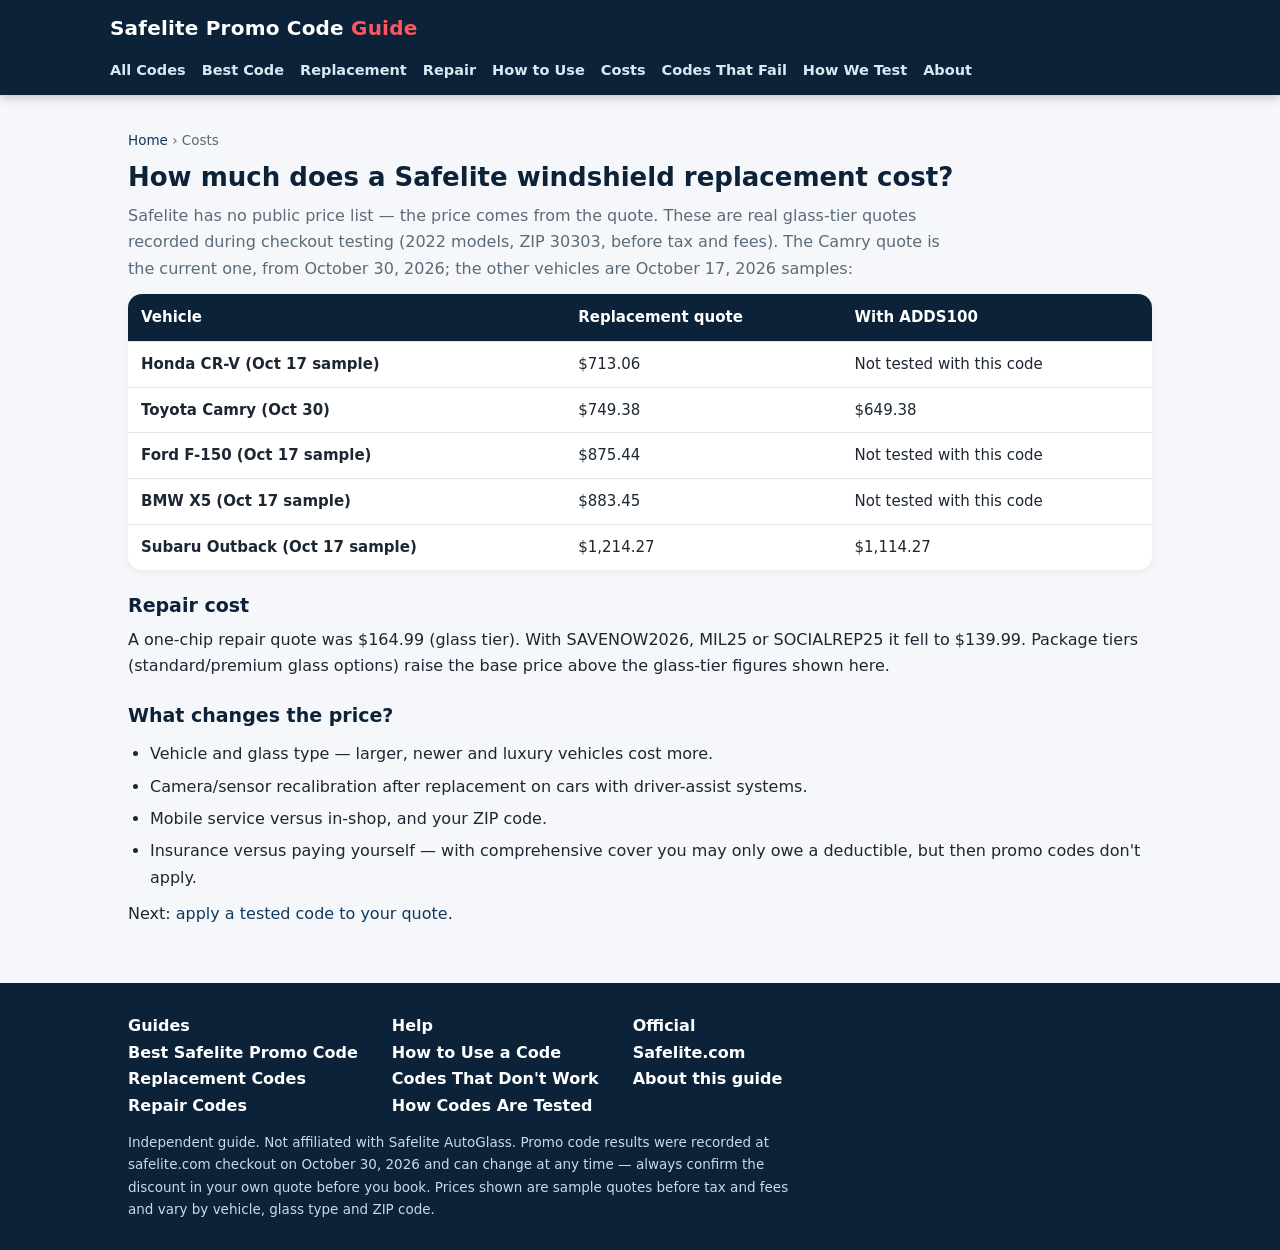
<file: safelite-cost.html>
<!DOCTYPE html>
<html lang="en"><head><meta charset="UTF-8"><meta name="viewport" content="width=device-width,initial-scale=1">
<meta name="google-site-verification" content="l2F_s1ayDGMliPqfwOe90zq3i9EYdCUq1ISkn2hsu70">
<title>How Much Does Safelite Cost? Real Quotes + What a Code Saves You</title><meta name="description" content="Real Safelite replacement quotes recorded in testing: current Camry quote $749.38, other vehicles $713–$1,214 (October 17, 2026 samples), repair $164.99 — and exactly what ADDS100 and other codes took off those prices.">
<link rel="canonical" href="https://safelitecodesguide.github.io/safelite-promo-code-guide/safelite-cost.html"><meta property="og:type" content="website">
<meta property="og:title" content="How Much Does Safelite Cost? Real Quotes + What a Code Saves You"><meta property="og:description" content="Real Safelite replacement quotes recorded in testing: current Camry quote $749.38, other vehicles $713–$1,214 (October 17, 2026 samples), repair $164.99 — and exactly what ADDS100 and other codes took off those prices.">
<meta property="og:url" content="https://safelitecodesguide.github.io/safelite-promo-code-guide/safelite-cost.html"><link rel="stylesheet" href="style.css"></head>
<body><header class="site"><div class="wrap hbar"><a class="logo" href="index.html">Safelite Promo Code <span>Guide</span></a><nav class="main"><a href="index.html">All Codes</a><a href="best-safelite-promo-code.html">Best Code</a><a href="windshield-replacement-promo-codes.html">Replacement</a><a href="windshield-repair-promo-codes.html">Repair</a><a href="how-to-use-safelite-promo-code.html">How to Use</a><a href="safelite-cost.html">Costs</a><a href="safelite-promo-codes-that-dont-work.html">Codes That Fail</a><a href="how-we-test.html">How We Test</a><a href="about.html">About</a></nav></div></header>
<div class="wrap"><main><p class="crumb"><a href="index.html">Home</a> &rsaquo; Costs</p>
<h2 class="sec">How much does a Safelite windshield replacement cost?</h2>
<p class="sub">Safelite has no public price list — the price comes from the quote. These are real glass-tier quotes recorded during checkout testing (2022 models, ZIP 30303, before tax and fees). The Camry quote is the current one, from October 30, 2026; the other vehicles are October 17, 2026 samples:</p>
<table style="margin-top:12px"><tr><th>Vehicle</th><th>Replacement quote</th><th>With ADDS100</th></tr>
<tr><td>Honda CR-V (Oct 17 sample)</td><td>$713.06</td><td>Not tested with this code</td></tr>
<tr><td>Toyota Camry (Oct 30)</td><td>$749.38</td><td>$649.38</td></tr>
<tr><td>Ford F-150 (Oct 17 sample)</td><td>$875.44</td><td>Not tested with this code</td></tr>
<tr><td>BMW X5 (Oct 17 sample)</td><td>$883.45</td><td>Not tested with this code</td></tr>
<tr><td>Subaru Outback (Oct 17 sample)</td><td>$1,214.27</td><td>$1,114.27</td></tr></table>
<h3>Repair cost</h3>
<p>A one-chip repair quote was $164.99 (glass tier). With SAVENOW2026, MIL25 or SOCIALREP25 it fell to $139.99. Package tiers (standard/premium glass options) raise the base price above the glass-tier figures shown here.</p>
<h3>What changes the price?</h3>
<ul class="tight"><li>Vehicle and glass type — larger, newer and luxury vehicles cost more.</li><li>Camera/sensor recalibration after replacement on cars with driver-assist systems.</li><li>Mobile service versus in-shop, and your ZIP code.</li><li>Insurance versus paying yourself — with comprehensive cover you may only owe a deductible, but then promo codes don't apply.</li></ul>
<p>Next: <a href="index.html#codes">apply a tested code to your quote</a>.</p>
</main></div>
<footer class="site"><div class="wrap"><div class="cols">
<div><strong style="color:#fff">Guides</strong><br><a href="best-safelite-promo-code.html">Best Safelite Promo Code</a><br><a href="windshield-replacement-promo-codes.html">Replacement Codes</a><br><a href="windshield-repair-promo-codes.html">Repair Codes</a></div>
<div><strong style="color:#fff">Help</strong><br><a href="how-to-use-safelite-promo-code.html">How to Use a Code</a><br><a href="safelite-promo-codes-that-dont-work.html">Codes That Don't Work</a><br><a href="how-we-test.html">How Codes Are Tested</a></div>
<div><strong style="color:#fff">Official</strong><br><a href="https://www.safelite.com" rel="nofollow noopener" target="_blank">Safelite.com</a><br><a href="about.html">About this guide</a></div>
</div><p>Independent guide. Not affiliated with Safelite AutoGlass. Promo code results were recorded at safelite.com checkout on October 30, 2026 and can change at any time — always confirm the discount in your own quote before you book. Prices shown are sample quotes before tax and fees and vary by vehicle, glass type and ZIP code.</p></div></footer>
<script src="app.js"></script></body></html>
</file>
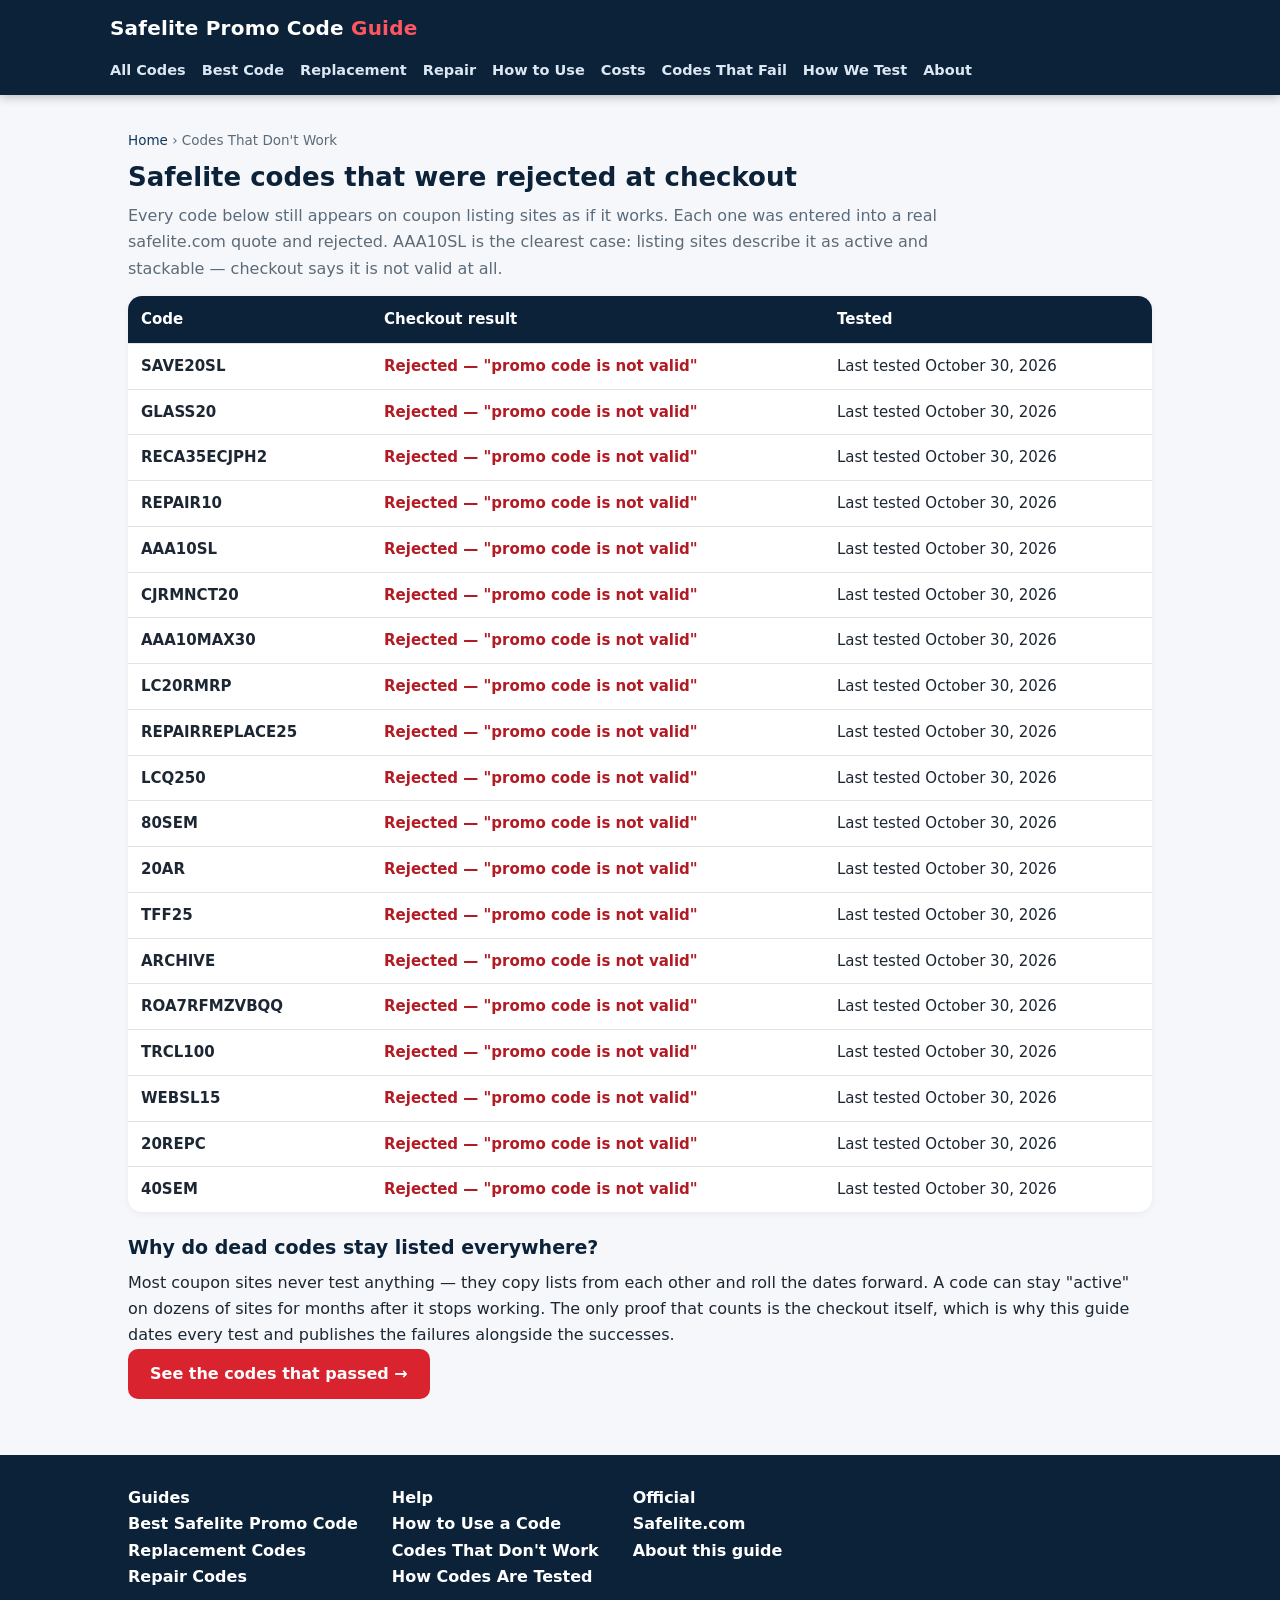
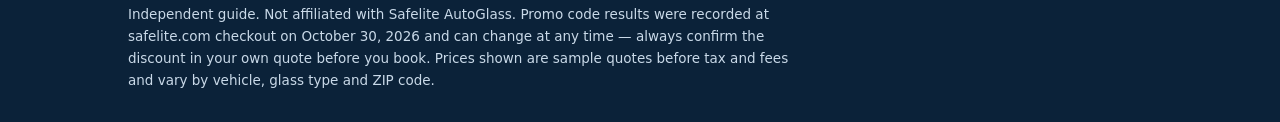
<file: safelite-promo-codes-that-dont-work.html>
<!DOCTYPE html>
<html lang="en"><head><meta charset="UTF-8"><meta name="viewport" content="width=device-width,initial-scale=1">
<meta name="google-site-verification" content="l2F_s1ayDGMliPqfwOe90zq3i9EYdCUq1ISkn2hsu70">
<title>Safelite Promo Codes That Don't Work: 19 Rejected at Checkout</title><meta name="description" content="19 Safelite codes — including SAVE20SL, GLASS20, RECA35ECJPH2, REPAIR10 and AAA10SL — are listed as active on other sites but were rejected at safelite.com checkout. Use a tested code instead.">
<link rel="canonical" href="https://safelitecodesguide.github.io/safelite-promo-code-guide/safelite-promo-codes-that-dont-work.html"><meta property="og:type" content="website">
<meta property="og:title" content="Safelite Promo Codes That Don't Work: 19 Rejected at Checkout"><meta property="og:description" content="19 Safelite codes — including SAVE20SL, GLASS20, RECA35ECJPH2, REPAIR10 and AAA10SL — are listed as active on other sites but were rejected at safelite.com checkout. Use a tested code instead.">
<meta property="og:url" content="https://safelitecodesguide.github.io/safelite-promo-code-guide/safelite-promo-codes-that-dont-work.html"><link rel="stylesheet" href="style.css"></head>
<body><header class="site"><div class="wrap hbar"><a class="logo" href="index.html">Safelite Promo Code <span>Guide</span></a><nav class="main"><a href="index.html">All Codes</a><a href="best-safelite-promo-code.html">Best Code</a><a href="windshield-replacement-promo-codes.html">Replacement</a><a href="windshield-repair-promo-codes.html">Repair</a><a href="how-to-use-safelite-promo-code.html">How to Use</a><a href="safelite-cost.html">Costs</a><a href="safelite-promo-codes-that-dont-work.html">Codes That Fail</a><a href="how-we-test.html">How We Test</a><a href="about.html">About</a></nav></div></header>
<div class="wrap"><main><p class="crumb"><a href="index.html">Home</a> &rsaquo; Codes That Don't Work</p>
<h2 class="sec">Safelite codes that were rejected at checkout</h2>
<p class="sub">Every code below still appears on coupon listing sites as if it works. Each one was entered into a real safelite.com quote and rejected. AAA10SL is the clearest case: listing sites describe it as active and stackable — checkout says it is not valid at all.</p>
<table style="margin-top:14px"><tr><th>Code</th><th>Checkout result</th><th>Tested</th></tr><tr><td>SAVE20SL</td><td class="no">Rejected — "promo code is not valid"</td><td>Last tested October 30, 2026</td></tr>
<tr><td>GLASS20</td><td class="no">Rejected — "promo code is not valid"</td><td>Last tested October 30, 2026</td></tr>
<tr><td>RECA35ECJPH2</td><td class="no">Rejected — "promo code is not valid"</td><td>Last tested October 30, 2026</td></tr>
<tr><td>REPAIR10</td><td class="no">Rejected — "promo code is not valid"</td><td>Last tested October 30, 2026</td></tr>
<tr><td>AAA10SL</td><td class="no">Rejected — "promo code is not valid"</td><td>Last tested October 30, 2026</td></tr>
<tr><td>CJRMNCT20</td><td class="no">Rejected — "promo code is not valid"</td><td>Last tested October 30, 2026</td></tr>
<tr><td>AAA10MAX30</td><td class="no">Rejected — "promo code is not valid"</td><td>Last tested October 30, 2026</td></tr>
<tr><td>LC20RMRP</td><td class="no">Rejected — "promo code is not valid"</td><td>Last tested October 30, 2026</td></tr>
<tr><td>REPAIRREPLACE25</td><td class="no">Rejected — "promo code is not valid"</td><td>Last tested October 30, 2026</td></tr>
<tr><td>LCQ250</td><td class="no">Rejected — "promo code is not valid"</td><td>Last tested October 30, 2026</td></tr>
<tr><td>80SEM</td><td class="no">Rejected — "promo code is not valid"</td><td>Last tested October 30, 2026</td></tr>
<tr><td>20AR</td><td class="no">Rejected — "promo code is not valid"</td><td>Last tested October 30, 2026</td></tr>
<tr><td>TFF25</td><td class="no">Rejected — "promo code is not valid"</td><td>Last tested October 30, 2026</td></tr>
<tr><td>ARCHIVE</td><td class="no">Rejected — "promo code is not valid"</td><td>Last tested October 30, 2026</td></tr>
<tr><td>ROA7RFMZVBQQ</td><td class="no">Rejected — "promo code is not valid"</td><td>Last tested October 30, 2026</td></tr>
<tr><td>TRCL100</td><td class="no">Rejected — "promo code is not valid"</td><td>Last tested October 30, 2026</td></tr>
<tr><td>WEBSL15</td><td class="no">Rejected — "promo code is not valid"</td><td>Last tested October 30, 2026</td></tr>
<tr><td>20REPC</td><td class="no">Rejected — "promo code is not valid"</td><td>Last tested October 30, 2026</td></tr>
<tr><td>40SEM</td><td class="no">Rejected — "promo code is not valid"</td><td>Last tested October 30, 2026</td></tr></table>
<h3>Why do dead codes stay listed everywhere?</h3>
<p>Most coupon sites never test anything — they copy lists from each other and roll the dates forward. A code can stay "active" on dozens of sites for months after it stops working. The only proof that counts is the checkout itself, which is why this guide dates every test and publishes the failures alongside the successes.</p>
<p><a class="btn" href="index.html#codes">See the codes that passed &rarr;</a></p>
</main></div>
<footer class="site"><div class="wrap"><div class="cols">
<div><strong style="color:#fff">Guides</strong><br><a href="best-safelite-promo-code.html">Best Safelite Promo Code</a><br><a href="windshield-replacement-promo-codes.html">Replacement Codes</a><br><a href="windshield-repair-promo-codes.html">Repair Codes</a></div>
<div><strong style="color:#fff">Help</strong><br><a href="how-to-use-safelite-promo-code.html">How to Use a Code</a><br><a href="safelite-promo-codes-that-dont-work.html">Codes That Don't Work</a><br><a href="how-we-test.html">How Codes Are Tested</a></div>
<div><strong style="color:#fff">Official</strong><br><a href="https://www.safelite.com" rel="nofollow noopener" target="_blank">Safelite.com</a><br><a href="about.html">About this guide</a></div>
</div><p>Independent guide. Not affiliated with Safelite AutoGlass. Promo code results were recorded at safelite.com checkout on October 30, 2026 and can change at any time — always confirm the discount in your own quote before you book. Prices shown are sample quotes before tax and fees and vary by vehicle, glass type and ZIP code.</p></div></footer>
<script src="app.js"></script></body></html>
</file>
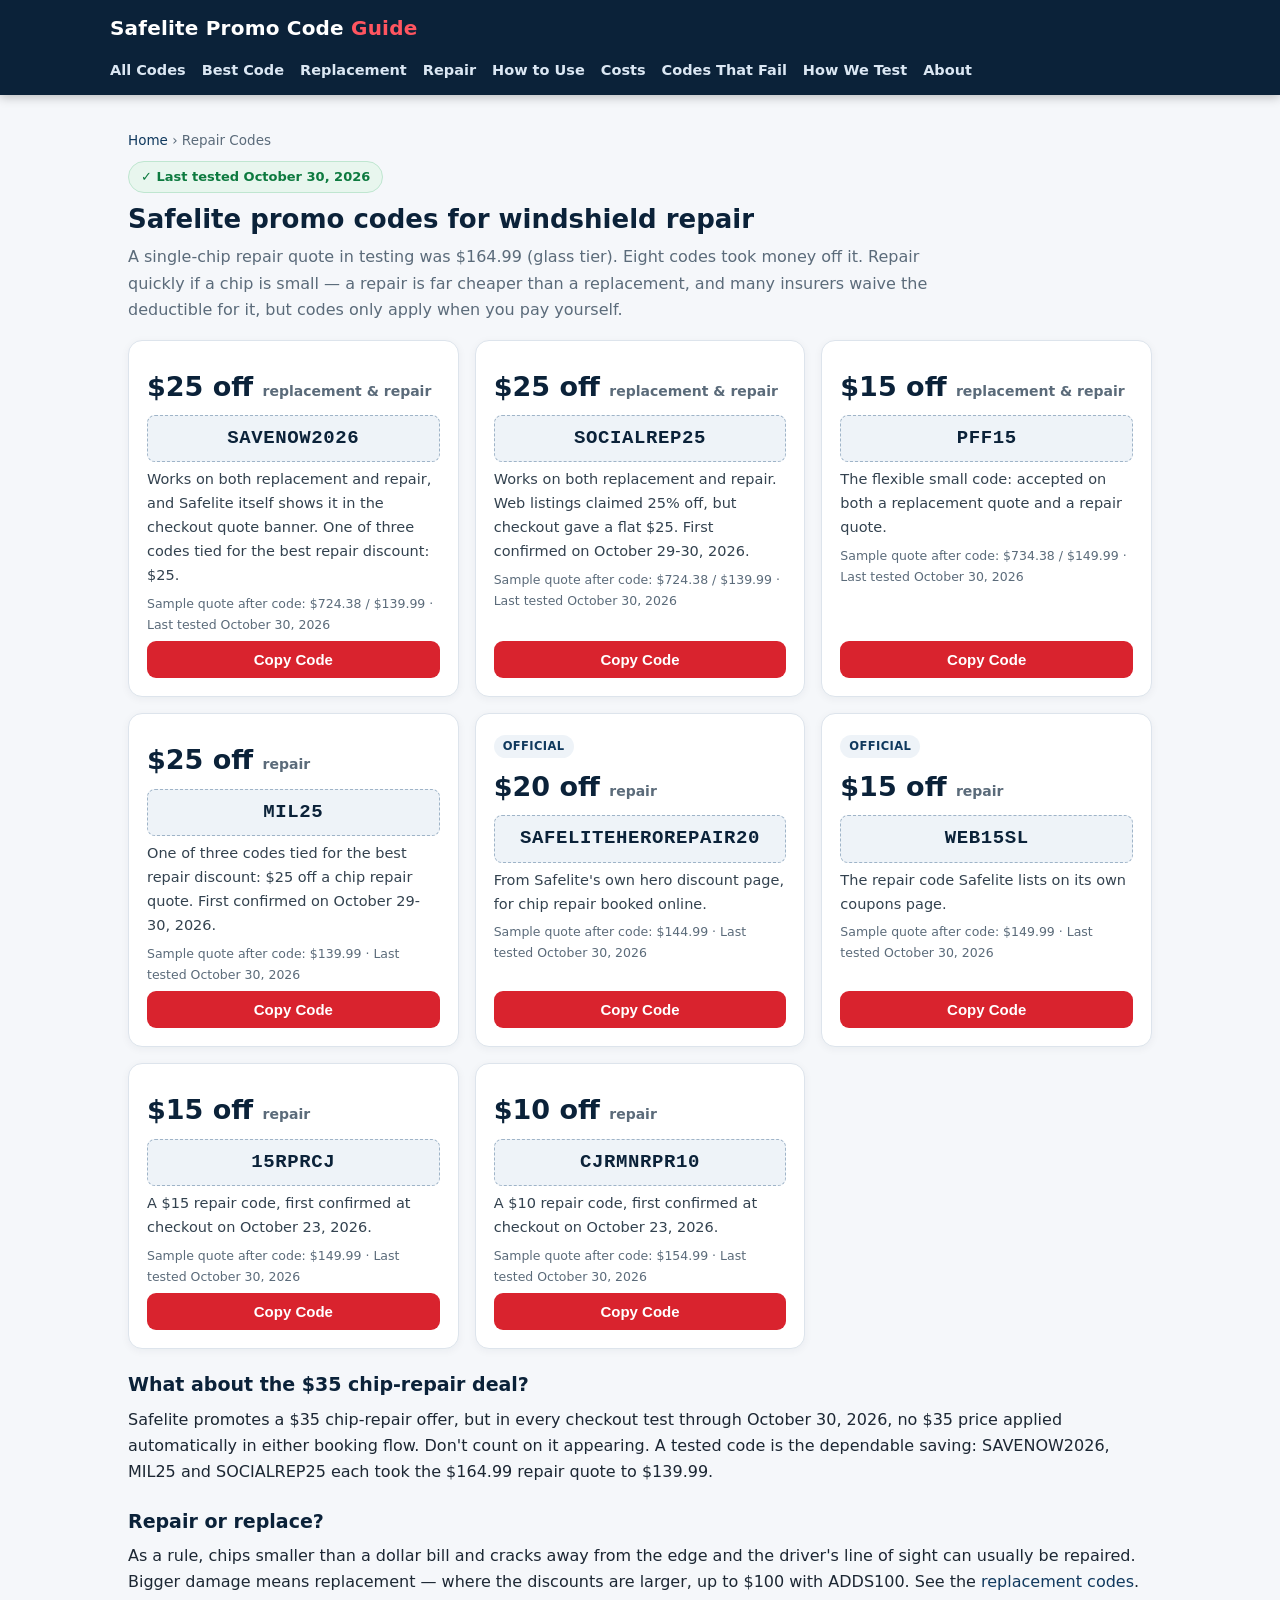
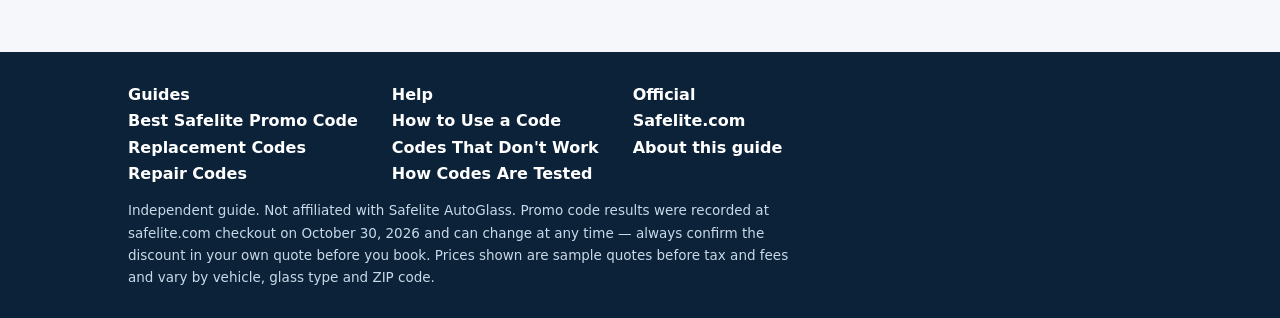
<file: windshield-repair-promo-codes.html>
<!DOCTYPE html>
<html lang="en"><head><meta charset="UTF-8"><meta name="viewport" content="width=device-width,initial-scale=1">
<meta name="google-site-verification" content="l2F_s1ayDGMliPqfwOe90zq3i9EYdCUq1ISkn2hsu70">
<title>Safelite Repair Promo Codes: $25, $20, $15 and $10 Off Chip Repair (Tested)</title><meta name="description" content="8 Safelite repair promo codes tested at checkout. Best: SAVENOW2026, MIL25 and SOCIALREP25, $25 off a chip repair quote. Plus the truth about the advertised $35 chip-repair deal.">
<link rel="canonical" href="https://safelitecodesguide.github.io/safelite-promo-code-guide/windshield-repair-promo-codes.html"><meta property="og:type" content="website">
<meta property="og:title" content="Safelite Repair Promo Codes: $25, $20, $15 and $10 Off Chip Repair (Tested)"><meta property="og:description" content="8 Safelite repair promo codes tested at checkout. Best: SAVENOW2026, MIL25 and SOCIALREP25, $25 off a chip repair quote. Plus the truth about the advertised $35 chip-repair deal.">
<meta property="og:url" content="https://safelitecodesguide.github.io/safelite-promo-code-guide/windshield-repair-promo-codes.html"><link rel="stylesheet" href="style.css"></head>
<body><header class="site"><div class="wrap hbar"><a class="logo" href="index.html">Safelite Promo Code <span>Guide</span></a><nav class="main"><a href="index.html">All Codes</a><a href="best-safelite-promo-code.html">Best Code</a><a href="windshield-replacement-promo-codes.html">Replacement</a><a href="windshield-repair-promo-codes.html">Repair</a><a href="how-to-use-safelite-promo-code.html">How to Use</a><a href="safelite-cost.html">Costs</a><a href="safelite-promo-codes-that-dont-work.html">Codes That Fail</a><a href="how-we-test.html">How We Test</a><a href="about.html">About</a></nav></div></header>
<div class="wrap"><main><p class="crumb"><a href="index.html">Home</a> &rsaquo; Repair Codes</p>
<span class="badge">&#10003; Last tested October 30, 2026</span>
<h2 class="sec" style="margin-top:10px">Safelite promo codes for windshield repair</h2>
<p class="sub">A single-chip repair quote in testing was $164.99 (glass tier). Eight codes took money off it. Repair quickly if a chip is small — a repair is far cheaper than a replacement, and many insurers waive the deductible for it, but codes only apply when you pay yourself.</p>
<div class="grid" style="margin-top:16px"><div class="card" data-kind="replacement repair"><div></div>
<div class="amt">$25 off <small>replacement &amp; repair</small></div>
<code>SAVENOW2026</code><p>Works on both replacement and repair, and Safelite itself shows it in the checkout quote banner. One of three codes tied for the best repair discount: $25.</p><p class="meta">Sample quote after code: $724.38 / $139.99 &middot; Last tested October 30, 2026</p>
<button class="copy" onclick="copyCode(this,'SAVENOW2026')">Copy Code</button></div>
<div class="card" data-kind="replacement repair"><div></div>
<div class="amt">$25 off <small>replacement &amp; repair</small></div>
<code>SOCIALREP25</code><p>Works on both replacement and repair. Web listings claimed 25% off, but checkout gave a flat $25. First confirmed on October 29-30, 2026.</p><p class="meta">Sample quote after code: $724.38 / $139.99 &middot; Last tested October 30, 2026</p>
<button class="copy" onclick="copyCode(this,'SOCIALREP25')">Copy Code</button></div>
<div class="card" data-kind="replacement repair"><div></div>
<div class="amt">$15 off <small>replacement &amp; repair</small></div>
<code>PFF15</code><p>The flexible small code: accepted on both a replacement quote and a repair quote.</p><p class="meta">Sample quote after code: $734.38 / $149.99 &middot; Last tested October 30, 2026</p>
<button class="copy" onclick="copyCode(this,'PFF15')">Copy Code</button></div>
<div class="card" data-kind="repair"><div></div>
<div class="amt">$25 off <small>repair</small></div>
<code>MIL25</code><p>One of three codes tied for the best repair discount: $25 off a chip repair quote. First confirmed on October 29-30, 2026.</p><p class="meta">Sample quote after code: $139.99 &middot; Last tested October 30, 2026</p>
<button class="copy" onclick="copyCode(this,'MIL25')">Copy Code</button></div>
<div class="card" data-kind="repair"><div><span class="tag">official</span></div>
<div class="amt">$20 off <small>repair</small></div>
<code>SAFELITEHEROREPAIR20</code><p>From Safelite's own hero discount page, for chip repair booked online.</p><p class="meta">Sample quote after code: $144.99 &middot; Last tested October 30, 2026</p>
<button class="copy" onclick="copyCode(this,'SAFELITEHEROREPAIR20')">Copy Code</button></div>
<div class="card" data-kind="repair"><div><span class="tag">official</span></div>
<div class="amt">$15 off <small>repair</small></div>
<code>WEB15SL</code><p>The repair code Safelite lists on its own coupons page.</p><p class="meta">Sample quote after code: $149.99 &middot; Last tested October 30, 2026</p>
<button class="copy" onclick="copyCode(this,'WEB15SL')">Copy Code</button></div>
<div class="card" data-kind="repair"><div></div>
<div class="amt">$15 off <small>repair</small></div>
<code>15RPRCJ</code><p>A $15 repair code, first confirmed at checkout on October 23, 2026.</p><p class="meta">Sample quote after code: $149.99 &middot; Last tested October 30, 2026</p>
<button class="copy" onclick="copyCode(this,'15RPRCJ')">Copy Code</button></div>
<div class="card" data-kind="repair"><div></div>
<div class="amt">$10 off <small>repair</small></div>
<code>CJRMNRPR10</code><p>A $10 repair code, first confirmed at checkout on October 23, 2026.</p><p class="meta">Sample quote after code: $154.99 &middot; Last tested October 30, 2026</p>
<button class="copy" onclick="copyCode(this,'CJRMNRPR10')">Copy Code</button></div></div>
<h3>What about the $35 chip-repair deal?</h3>
<p>Safelite promotes a $35 chip-repair offer, but in every checkout test through October 30, 2026, no $35 price applied automatically in either booking flow. Don't count on it appearing. A tested code is the dependable saving: SAVENOW2026, MIL25 and SOCIALREP25 each took the $164.99 repair quote to $139.99.</p>
<h3>Repair or replace?</h3>
<p>As a rule, chips smaller than a dollar bill and cracks away from the edge and the driver's line of sight can usually be repaired. Bigger damage means replacement — where the discounts are larger, up to $100 with ADDS100. See the <a href="windshield-replacement-promo-codes.html">replacement codes</a>.</p>
</main></div>
<footer class="site"><div class="wrap"><div class="cols">
<div><strong style="color:#fff">Guides</strong><br><a href="best-safelite-promo-code.html">Best Safelite Promo Code</a><br><a href="windshield-replacement-promo-codes.html">Replacement Codes</a><br><a href="windshield-repair-promo-codes.html">Repair Codes</a></div>
<div><strong style="color:#fff">Help</strong><br><a href="how-to-use-safelite-promo-code.html">How to Use a Code</a><br><a href="safelite-promo-codes-that-dont-work.html">Codes That Don't Work</a><br><a href="how-we-test.html">How Codes Are Tested</a></div>
<div><strong style="color:#fff">Official</strong><br><a href="https://www.safelite.com" rel="nofollow noopener" target="_blank">Safelite.com</a><br><a href="about.html">About this guide</a></div>
</div><p>Independent guide. Not affiliated with Safelite AutoGlass. Promo code results were recorded at safelite.com checkout on October 30, 2026 and can change at any time — always confirm the discount in your own quote before you book. Prices shown are sample quotes before tax and fees and vary by vehicle, glass type and ZIP code.</p></div></footer>
<script src="app.js"></script></body></html>
</file>
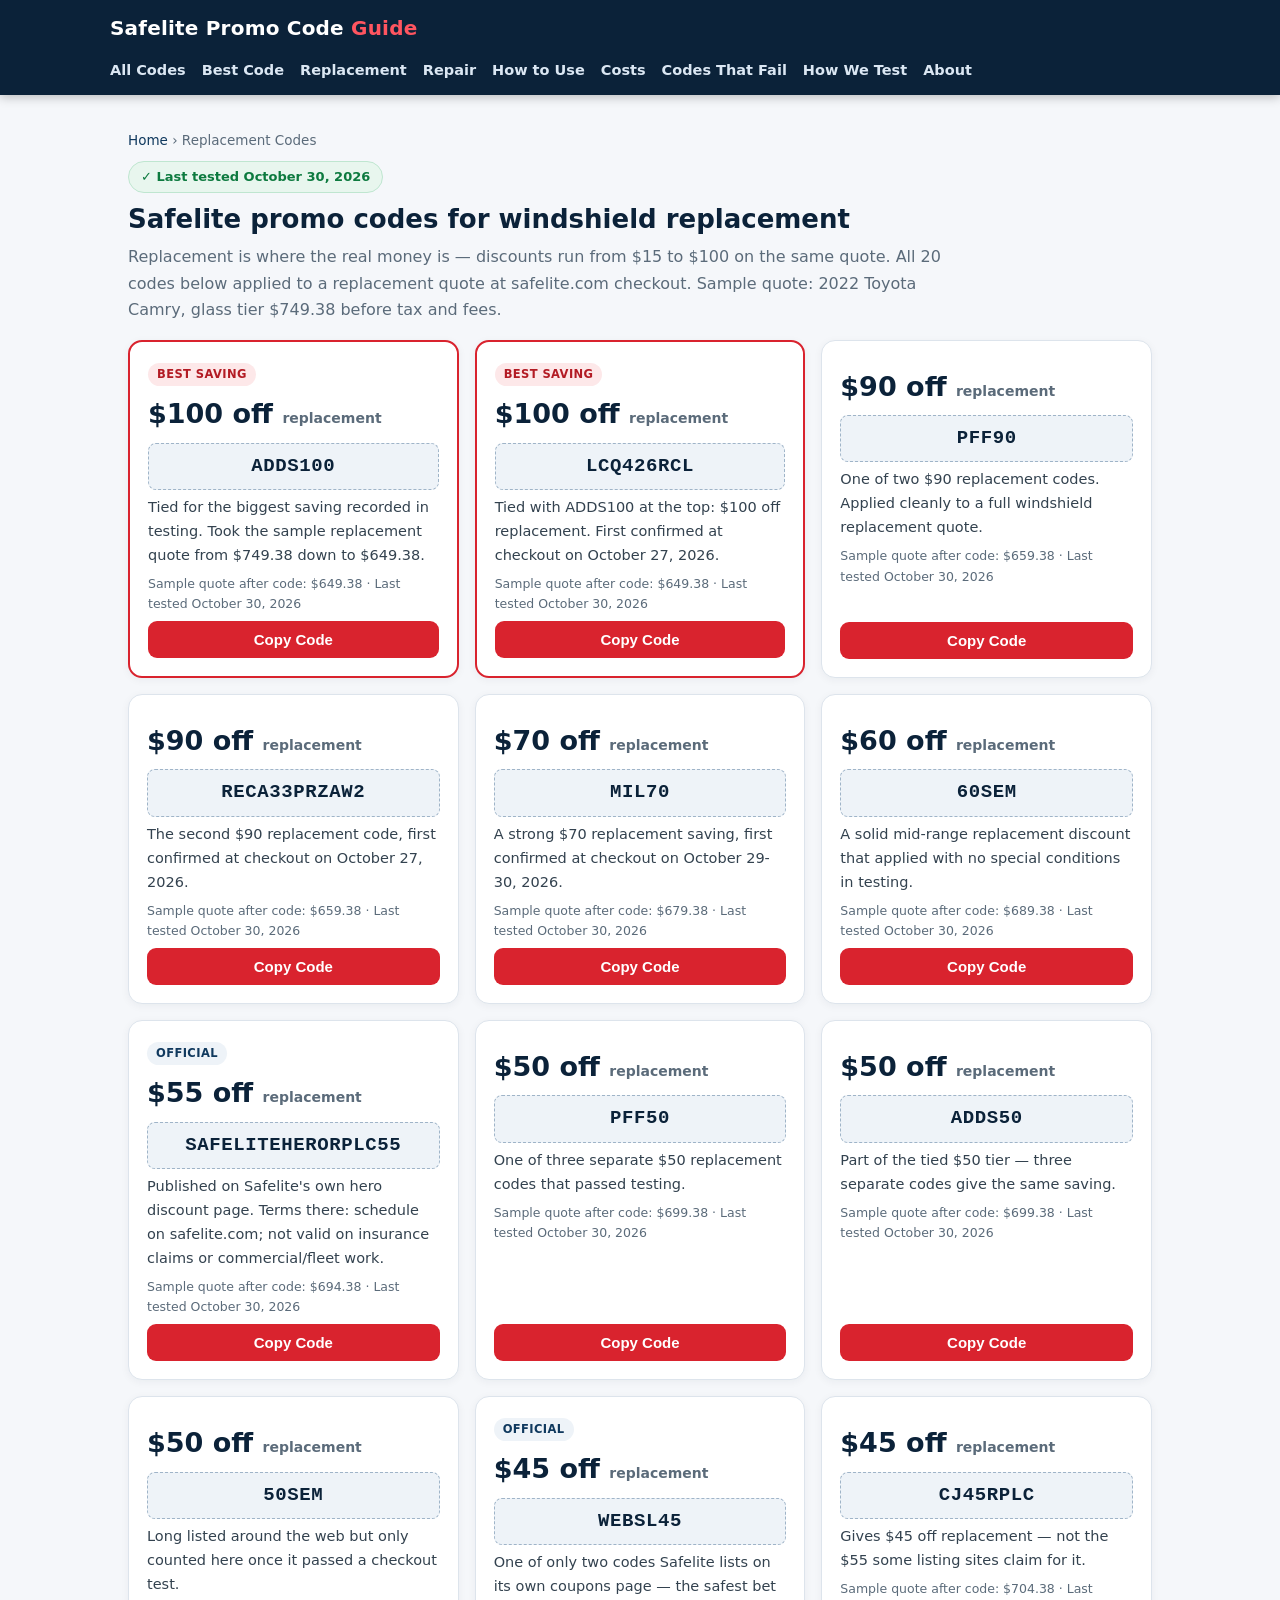
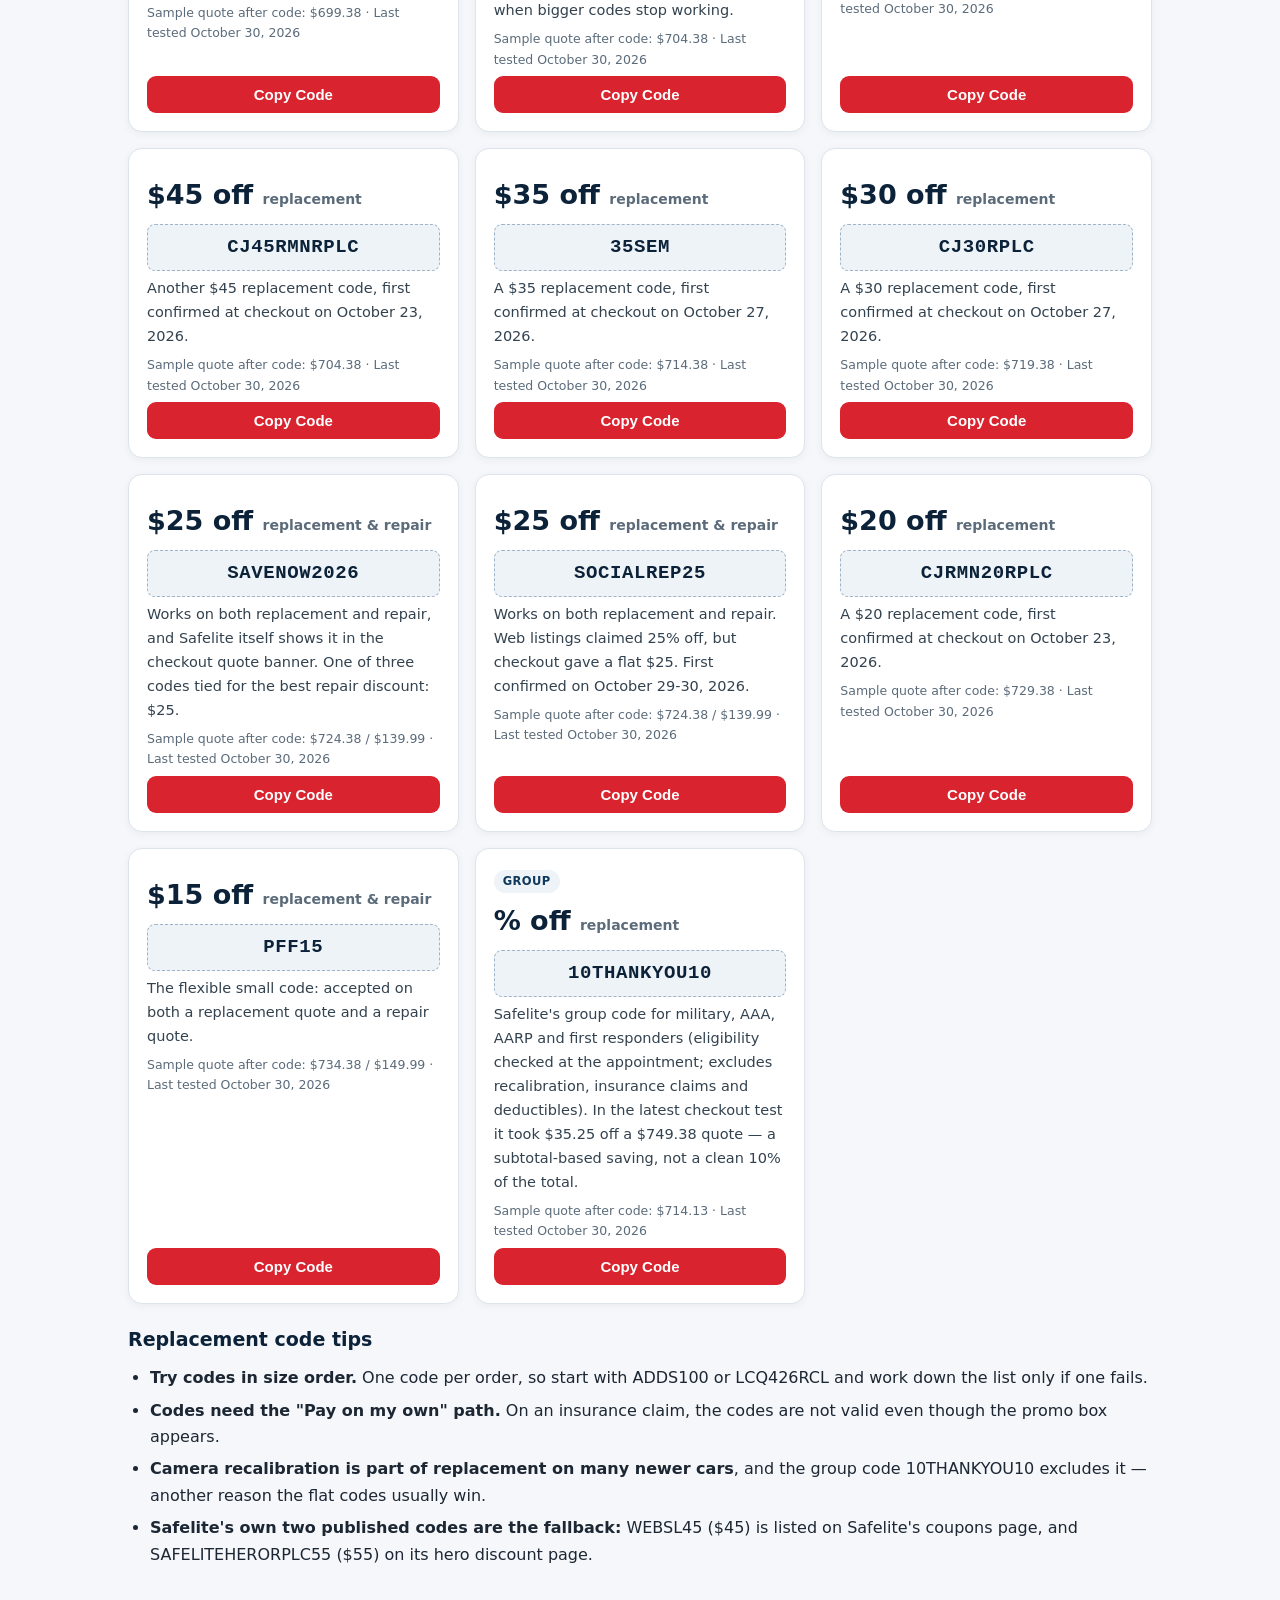
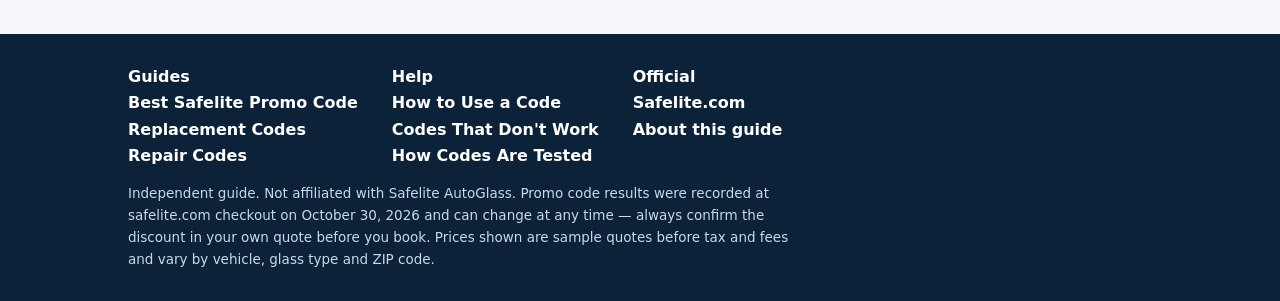
<file: windshield-replacement-promo-codes.html>
<!DOCTYPE html>
<html lang="en"><head><meta charset="UTF-8"><meta name="viewport" content="width=device-width,initial-scale=1">
<meta name="google-site-verification" content="l2F_s1ayDGMliPqfwOe90zq3i9EYdCUq1ISkn2hsu70">
<title>Safelite Windshield Replacement Promo Codes: 20 Tested ($15–$100 Off)</title><meta name="description" content="20 Safelite replacement promo codes tested at checkout: ADDS100 and LCQ426RCL $100 off, PFF90 $90, hero code $55, plus Safelite's own published codes. Last tested October 30, 2026.">
<link rel="canonical" href="https://safelitecodesguide.github.io/safelite-promo-code-guide/windshield-replacement-promo-codes.html"><meta property="og:type" content="website">
<meta property="og:title" content="Safelite Windshield Replacement Promo Codes: 20 Tested ($15–$100 Off)"><meta property="og:description" content="20 Safelite replacement promo codes tested at checkout: ADDS100 and LCQ426RCL $100 off, PFF90 $90, hero code $55, plus Safelite's own published codes. Last tested October 30, 2026.">
<meta property="og:url" content="https://safelitecodesguide.github.io/safelite-promo-code-guide/windshield-replacement-promo-codes.html"><link rel="stylesheet" href="style.css"></head>
<body><header class="site"><div class="wrap hbar"><a class="logo" href="index.html">Safelite Promo Code <span>Guide</span></a><nav class="main"><a href="index.html">All Codes</a><a href="best-safelite-promo-code.html">Best Code</a><a href="windshield-replacement-promo-codes.html">Replacement</a><a href="windshield-repair-promo-codes.html">Repair</a><a href="how-to-use-safelite-promo-code.html">How to Use</a><a href="safelite-cost.html">Costs</a><a href="safelite-promo-codes-that-dont-work.html">Codes That Fail</a><a href="how-we-test.html">How We Test</a><a href="about.html">About</a></nav></div></header>
<div class="wrap"><main><p class="crumb"><a href="index.html">Home</a> &rsaquo; Replacement Codes</p>
<span class="badge">&#10003; Last tested October 30, 2026</span>
<h2 class="sec" style="margin-top:10px">Safelite promo codes for windshield replacement</h2>
<p class="sub">Replacement is where the real money is — discounts run from $15 to $100 on the same quote. All 20 codes below applied to a replacement quote at safelite.com checkout. Sample quote: 2022 Toyota Camry, glass tier $749.38 before tax and fees.</p>
<div class="grid" style="margin-top:16px"><div class="card best" data-kind="replacement"><div><span class="tag best">Best saving</span></div>
<div class="amt">$100 off <small>replacement</small></div>
<code>ADDS100</code><p>Tied for the biggest saving recorded in testing. Took the sample replacement quote from $749.38 down to $649.38.</p><p class="meta">Sample quote after code: $649.38 &middot; Last tested October 30, 2026</p>
<button class="copy" onclick="copyCode(this,'ADDS100')">Copy Code</button></div>
<div class="card best" data-kind="replacement"><div><span class="tag best">Best saving</span></div>
<div class="amt">$100 off <small>replacement</small></div>
<code>LCQ426RCL</code><p>Tied with ADDS100 at the top: $100 off replacement. First confirmed at checkout on October 27, 2026.</p><p class="meta">Sample quote after code: $649.38 &middot; Last tested October 30, 2026</p>
<button class="copy" onclick="copyCode(this,'LCQ426RCL')">Copy Code</button></div>
<div class="card" data-kind="replacement"><div></div>
<div class="amt">$90 off <small>replacement</small></div>
<code>PFF90</code><p>One of two $90 replacement codes. Applied cleanly to a full windshield replacement quote.</p><p class="meta">Sample quote after code: $659.38 &middot; Last tested October 30, 2026</p>
<button class="copy" onclick="copyCode(this,'PFF90')">Copy Code</button></div>
<div class="card" data-kind="replacement"><div></div>
<div class="amt">$90 off <small>replacement</small></div>
<code>RECA33PRZAW2</code><p>The second $90 replacement code, first confirmed at checkout on October 27, 2026.</p><p class="meta">Sample quote after code: $659.38 &middot; Last tested October 30, 2026</p>
<button class="copy" onclick="copyCode(this,'RECA33PRZAW2')">Copy Code</button></div>
<div class="card" data-kind="replacement"><div></div>
<div class="amt">$70 off <small>replacement</small></div>
<code>MIL70</code><p>A strong $70 replacement saving, first confirmed at checkout on October 29-30, 2026.</p><p class="meta">Sample quote after code: $679.38 &middot; Last tested October 30, 2026</p>
<button class="copy" onclick="copyCode(this,'MIL70')">Copy Code</button></div>
<div class="card" data-kind="replacement"><div></div>
<div class="amt">$60 off <small>replacement</small></div>
<code>60SEM</code><p>A solid mid-range replacement discount that applied with no special conditions in testing.</p><p class="meta">Sample quote after code: $689.38 &middot; Last tested October 30, 2026</p>
<button class="copy" onclick="copyCode(this,'60SEM')">Copy Code</button></div>
<div class="card" data-kind="replacement"><div><span class="tag">official</span></div>
<div class="amt">$55 off <small>replacement</small></div>
<code>SAFELITEHERORPLC55</code><p>Published on Safelite's own hero discount page. Terms there: schedule on safelite.com; not valid on insurance claims or commercial/fleet work.</p><p class="meta">Sample quote after code: $694.38 &middot; Last tested October 30, 2026</p>
<button class="copy" onclick="copyCode(this,'SAFELITEHERORPLC55')">Copy Code</button></div>
<div class="card" data-kind="replacement"><div></div>
<div class="amt">$50 off <small>replacement</small></div>
<code>PFF50</code><p>One of three separate $50 replacement codes that passed testing.</p><p class="meta">Sample quote after code: $699.38 &middot; Last tested October 30, 2026</p>
<button class="copy" onclick="copyCode(this,'PFF50')">Copy Code</button></div>
<div class="card" data-kind="replacement"><div></div>
<div class="amt">$50 off <small>replacement</small></div>
<code>ADDS50</code><p>Part of the tied $50 tier — three separate codes give the same saving.</p><p class="meta">Sample quote after code: $699.38 &middot; Last tested October 30, 2026</p>
<button class="copy" onclick="copyCode(this,'ADDS50')">Copy Code</button></div>
<div class="card" data-kind="replacement"><div></div>
<div class="amt">$50 off <small>replacement</small></div>
<code>50SEM</code><p>Long listed around the web but only counted here once it passed a checkout test.</p><p class="meta">Sample quote after code: $699.38 &middot; Last tested October 30, 2026</p>
<button class="copy" onclick="copyCode(this,'50SEM')">Copy Code</button></div>
<div class="card" data-kind="replacement"><div><span class="tag">official</span></div>
<div class="amt">$45 off <small>replacement</small></div>
<code>WEBSL45</code><p>One of only two codes Safelite lists on its own coupons page — the safest bet when bigger codes stop working.</p><p class="meta">Sample quote after code: $704.38 &middot; Last tested October 30, 2026</p>
<button class="copy" onclick="copyCode(this,'WEBSL45')">Copy Code</button></div>
<div class="card" data-kind="replacement"><div></div>
<div class="amt">$45 off <small>replacement</small></div>
<code>CJ45RPLC</code><p>Gives $45 off replacement — not the $55 some listing sites claim for it.</p><p class="meta">Sample quote after code: $704.38 &middot; Last tested October 30, 2026</p>
<button class="copy" onclick="copyCode(this,'CJ45RPLC')">Copy Code</button></div>
<div class="card" data-kind="replacement"><div></div>
<div class="amt">$45 off <small>replacement</small></div>
<code>CJ45RMNRPLC</code><p>Another $45 replacement code, first confirmed at checkout on October 23, 2026.</p><p class="meta">Sample quote after code: $704.38 &middot; Last tested October 30, 2026</p>
<button class="copy" onclick="copyCode(this,'CJ45RMNRPLC')">Copy Code</button></div>
<div class="card" data-kind="replacement"><div></div>
<div class="amt">$35 off <small>replacement</small></div>
<code>35SEM</code><p>A $35 replacement code, first confirmed at checkout on October 27, 2026.</p><p class="meta">Sample quote after code: $714.38 &middot; Last tested October 30, 2026</p>
<button class="copy" onclick="copyCode(this,'35SEM')">Copy Code</button></div>
<div class="card" data-kind="replacement"><div></div>
<div class="amt">$30 off <small>replacement</small></div>
<code>CJ30RPLC</code><p>A $30 replacement code, first confirmed at checkout on October 27, 2026.</p><p class="meta">Sample quote after code: $719.38 &middot; Last tested October 30, 2026</p>
<button class="copy" onclick="copyCode(this,'CJ30RPLC')">Copy Code</button></div>
<div class="card" data-kind="replacement repair"><div></div>
<div class="amt">$25 off <small>replacement &amp; repair</small></div>
<code>SAVENOW2026</code><p>Works on both replacement and repair, and Safelite itself shows it in the checkout quote banner. One of three codes tied for the best repair discount: $25.</p><p class="meta">Sample quote after code: $724.38 / $139.99 &middot; Last tested October 30, 2026</p>
<button class="copy" onclick="copyCode(this,'SAVENOW2026')">Copy Code</button></div>
<div class="card" data-kind="replacement repair"><div></div>
<div class="amt">$25 off <small>replacement &amp; repair</small></div>
<code>SOCIALREP25</code><p>Works on both replacement and repair. Web listings claimed 25% off, but checkout gave a flat $25. First confirmed on October 29-30, 2026.</p><p class="meta">Sample quote after code: $724.38 / $139.99 &middot; Last tested October 30, 2026</p>
<button class="copy" onclick="copyCode(this,'SOCIALREP25')">Copy Code</button></div>
<div class="card" data-kind="replacement"><div></div>
<div class="amt">$20 off <small>replacement</small></div>
<code>CJRMN20RPLC</code><p>A $20 replacement code, first confirmed at checkout on October 23, 2026.</p><p class="meta">Sample quote after code: $729.38 &middot; Last tested October 30, 2026</p>
<button class="copy" onclick="copyCode(this,'CJRMN20RPLC')">Copy Code</button></div>
<div class="card" data-kind="replacement repair"><div></div>
<div class="amt">$15 off <small>replacement &amp; repair</small></div>
<code>PFF15</code><p>The flexible small code: accepted on both a replacement quote and a repair quote.</p><p class="meta">Sample quote after code: $734.38 / $149.99 &middot; Last tested October 30, 2026</p>
<button class="copy" onclick="copyCode(this,'PFF15')">Copy Code</button></div>
<div class="card" data-kind="replacement"><div><span class="tag">group</span></div>
<div class="amt">% off <small>replacement</small></div>
<code>10THANKYOU10</code><p>Safelite's group code for military, AAA, AARP and first responders (eligibility checked at the appointment; excludes recalibration, insurance claims and deductibles). In the latest checkout test it took $35.25 off a $749.38 quote — a subtotal-based saving, not a clean 10% of the total.</p><p class="meta">Sample quote after code: $714.13 &middot; Last tested October 30, 2026</p>
<button class="copy" onclick="copyCode(this,'10THANKYOU10')">Copy Code</button></div></div>
<h3>Replacement code tips</h3>
<ul class="tight"><li><strong>Try codes in size order.</strong> One code per order, so start with ADDS100 or LCQ426RCL and work down the list only if one fails.</li>
<li><strong>Codes need the "Pay on my own" path.</strong> On an insurance claim, the codes are not valid even though the promo box appears.</li>
<li><strong>Camera recalibration is part of replacement on many newer cars</strong>, and the group code 10THANKYOU10 excludes it — another reason the flat codes usually win.</li>
<li><strong>Safelite's own two published codes are the fallback:</strong> WEBSL45 ($45) is listed on Safelite's coupons page, and SAFELITEHERORPLC55 ($55) on its hero discount page.</li></ul>
</main></div>
<footer class="site"><div class="wrap"><div class="cols">
<div><strong style="color:#fff">Guides</strong><br><a href="best-safelite-promo-code.html">Best Safelite Promo Code</a><br><a href="windshield-replacement-promo-codes.html">Replacement Codes</a><br><a href="windshield-repair-promo-codes.html">Repair Codes</a></div>
<div><strong style="color:#fff">Help</strong><br><a href="how-to-use-safelite-promo-code.html">How to Use a Code</a><br><a href="safelite-promo-codes-that-dont-work.html">Codes That Don't Work</a><br><a href="how-we-test.html">How Codes Are Tested</a></div>
<div><strong style="color:#fff">Official</strong><br><a href="https://www.safelite.com" rel="nofollow noopener" target="_blank">Safelite.com</a><br><a href="about.html">About this guide</a></div>
</div><p>Independent guide. Not affiliated with Safelite AutoGlass. Promo code results were recorded at safelite.com checkout on October 30, 2026 and can change at any time — always confirm the discount in your own quote before you book. Prices shown are sample quotes before tax and fees and vary by vehicle, glass type and ZIP code.</p></div></footer>
<script src="app.js"></script></body></html>
</file>
<file: style.css>
:root{--navy:#0b2239;--navy2:#10395e;--red:#d9232e;--red-d:#b31b24;--ink:#1c2733;--mut:#5b6b7a;--bg:#f5f7fa;--card:#fff;--line:#dde4ec;--green:#0d7a3f;--amber:#9a6a00;--radius:14px}
*{box-sizing:border-box;margin:0;padding:0}
body{font-family:'Segoe UI',system-ui,-apple-system,Arial,sans-serif;color:var(--ink);background:var(--bg);line-height:1.65}
a{color:var(--navy2);text-decoration:none}a:hover{text-decoration:underline}
.wrap{max-width:1060px;margin:0 auto;padding:0 18px}
header.site{background:var(--navy);color:#fff;position:sticky;top:0;z-index:50;box-shadow:0 2px 10px rgba(0,0,0,.25)}
.hbar{display:flex;align-items:center;justify-content:space-between;gap:14px;padding:12px 0;flex-wrap:wrap}
.logo{font-size:20px;font-weight:800;color:#fff;letter-spacing:.2px}
.logo span{color:#ff5560}
nav.main{display:flex;gap:16px;flex-wrap:wrap;font-size:14.5px}
nav.main a{color:#dbe7f3;font-weight:600}
.badge{display:inline-block;background:#e8f6ee;color:var(--green);border:1px solid #bfe6d0;font-weight:700;font-size:13px;padding:4px 12px;border-radius:999px}
.hero{background:linear-gradient(135deg,var(--navy) 0%,var(--navy2) 60%,#17507f 100%);color:#fff;padding:52px 0 44px}
.hero h1{font-size:36px;line-height:1.2;margin:14px 0 12px;max-width:820px}
.hero p.lede{font-size:18px;color:#d7e5f2;max-width:760px}
.hero .cta{margin-top:22px;display:flex;gap:12px;flex-wrap:wrap}
.btn{display:inline-block;background:var(--red);color:#fff;font-weight:700;padding:12px 22px;border-radius:10px}
.btn:hover{background:var(--red-d);text-decoration:none}
.btn.ghost{background:transparent;border:2px solid #9fc2e2;color:#eaf3fb}
.quick{background:#fff;border-left:5px solid var(--red);border-radius:var(--radius);padding:20px 22px;margin:-26px auto 8px;box-shadow:0 8px 24px rgba(11,34,57,.12);position:relative}
.quick h2{font-size:19px;margin-bottom:6px}
main{padding:30px 0 10px}
section{margin:34px 0}
h2.sec{font-size:26px;color:var(--navy);margin-bottom:8px;line-height:1.3}
h3{font-size:19px;color:var(--navy);margin:20px 0 6px}
p.sub{color:var(--mut);max-width:820px}
.filters{display:flex;gap:8px;flex-wrap:wrap;margin:16px 0}
.filters button{border:1.5px solid var(--navy2);background:#fff;color:var(--navy2);font-weight:700;padding:7px 16px;border-radius:999px;cursor:pointer;font-size:14px}
.filters button.active{background:var(--navy2);color:#fff}
.grid{display:grid;grid-template-columns:repeat(auto-fill,minmax(300px,1fr));gap:16px}
.card{background:var(--card);border:1px solid var(--line);border-radius:var(--radius);padding:18px;box-shadow:0 2px 8px rgba(11,34,57,.05);display:flex;flex-direction:column;gap:6px}
.card.best{border:2px solid var(--red)}
.card .amt{font-size:27px;font-weight:800;color:var(--navy)}
.card .amt small{font-size:14px;color:var(--mut);font-weight:600}
.card code{font-size:19px;font-weight:800;letter-spacing:.6px;background:#eef3f8;border:1px dashed #9fb4c8;border-radius:8px;padding:7px 10px;text-align:center;color:var(--navy)}
.card p{font-size:14.5px;color:#33424f}
.card .meta{font-size:12.5px;color:var(--mut)}
.copy{margin-top:auto;background:var(--red);color:#fff;border:0;font-weight:700;padding:10px;border-radius:9px;cursor:pointer;font-size:15px}
.copy:hover{background:var(--red-d)}.copy.done{background:var(--green)}
.tag{display:inline-block;font-size:11.5px;font-weight:800;padding:2px 9px;border-radius:999px;background:#eef3f8;color:var(--navy2);text-transform:uppercase;letter-spacing:.4px}
.tag.best{background:#fde8e9;color:var(--red-d)}
table{width:100%;border-collapse:collapse;background:#fff;border-radius:var(--radius);overflow:hidden;box-shadow:0 2px 8px rgba(11,34,57,.05);font-size:15px}
th{background:var(--navy);color:#fff;text-align:left;padding:11px 13px}
td{padding:10px 13px;border-top:1px solid var(--line)}
tr td:first-child{font-weight:700}
.ok{color:var(--green);font-weight:700}.no{color:var(--red-d);font-weight:700}
details{background:#fff;border:1px solid var(--line);border-radius:10px;padding:13px 17px;margin:9px 0}
details summary{font-weight:700;cursor:pointer;color:var(--navy)}
details p{margin-top:7px;font-size:15px;color:#33424f}
ol.steps,ul.tight{margin:10px 0 10px 22px}ol.steps li,ul.tight li{margin:6px 0}
.note{background:#fff8e6;border:1px solid #f0d48a;border-radius:10px;padding:14px 17px;font-size:15px}
.src{background:#eef6ff;border:1px solid #c6def5;border-radius:10px;padding:14px 17px;font-size:15px}
footer.site{background:var(--navy);color:#c9d9e8;margin-top:46px;padding:30px 0}
footer.site a{color:#fff;font-weight:600}
footer.site .cols{display:flex;gap:34px;flex-wrap:wrap}
footer.site p{font-size:13.5px;max-width:680px;margin-top:12px}
.crumb{font-size:13.5px;color:var(--mut);margin:4px 0 10px}
@media(max-width:640px){.hero h1{font-size:28px}h2.sec{font-size:22px}}
</file>
